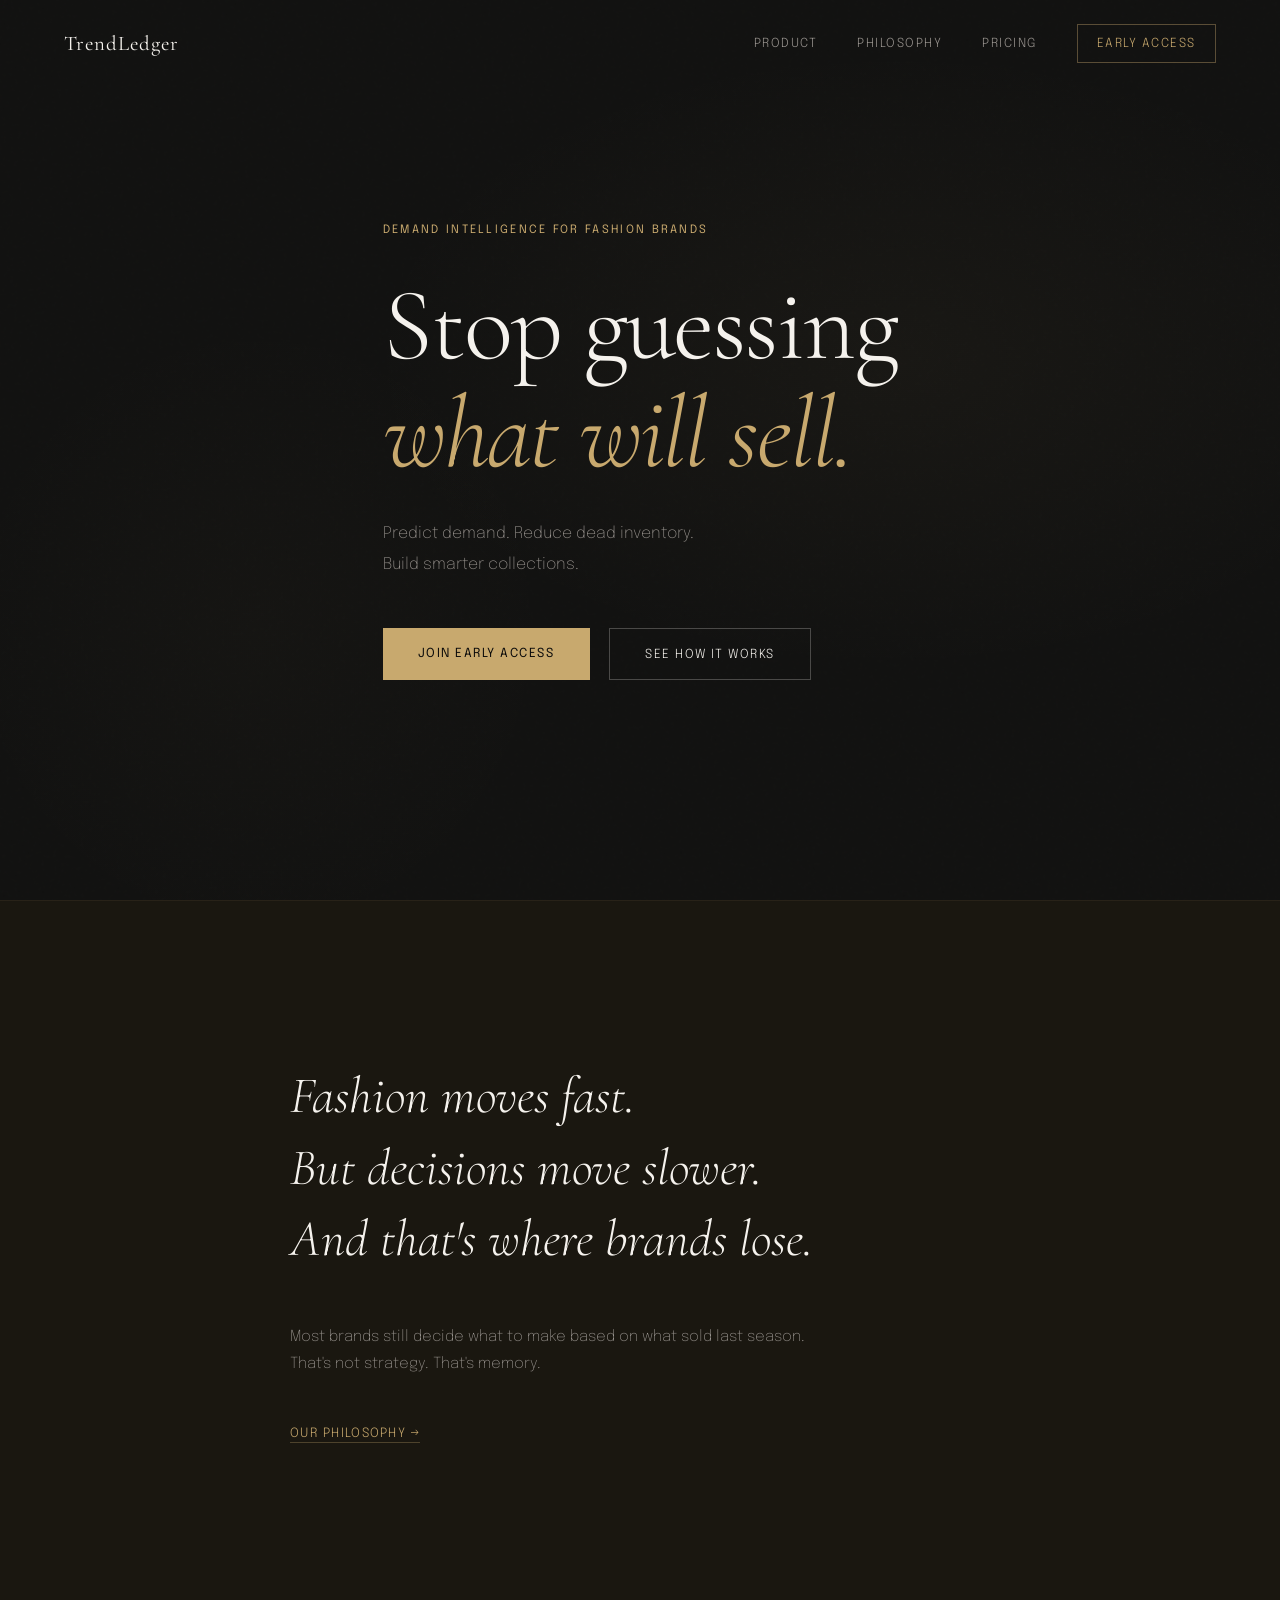
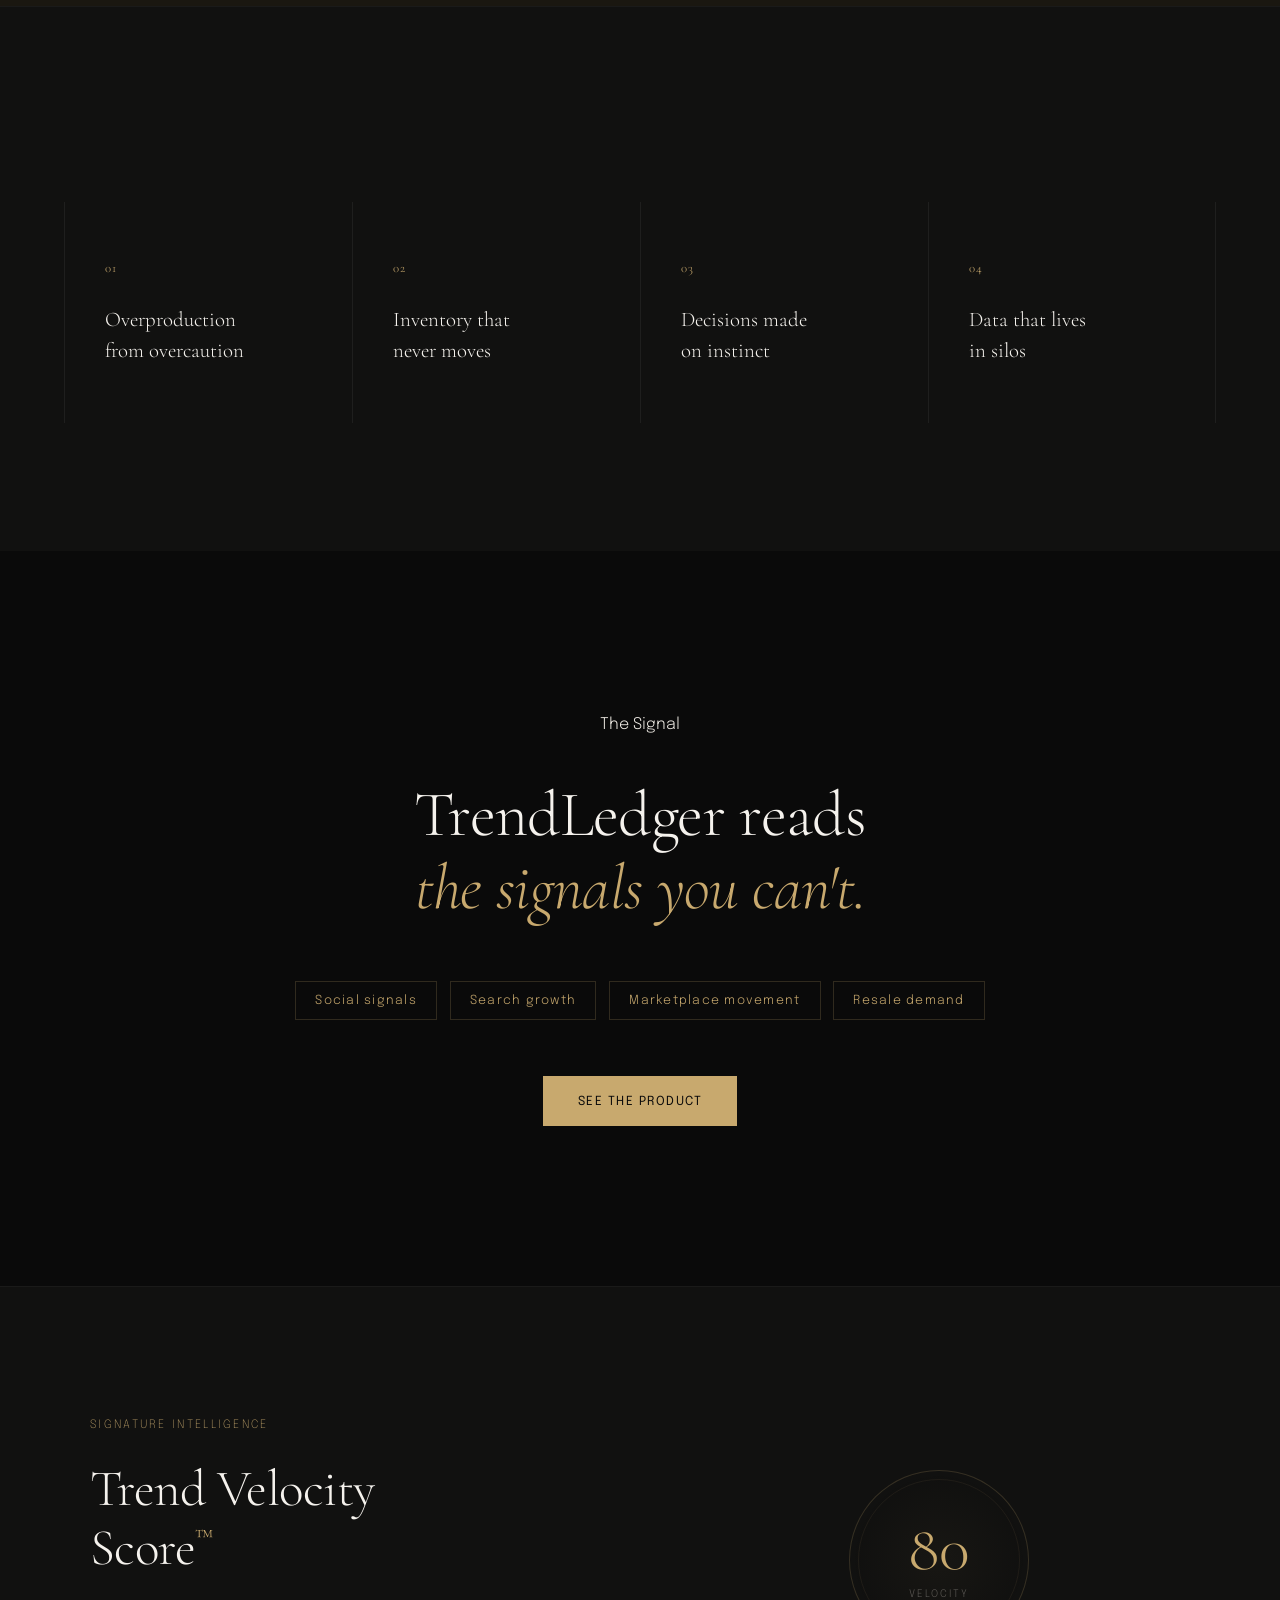
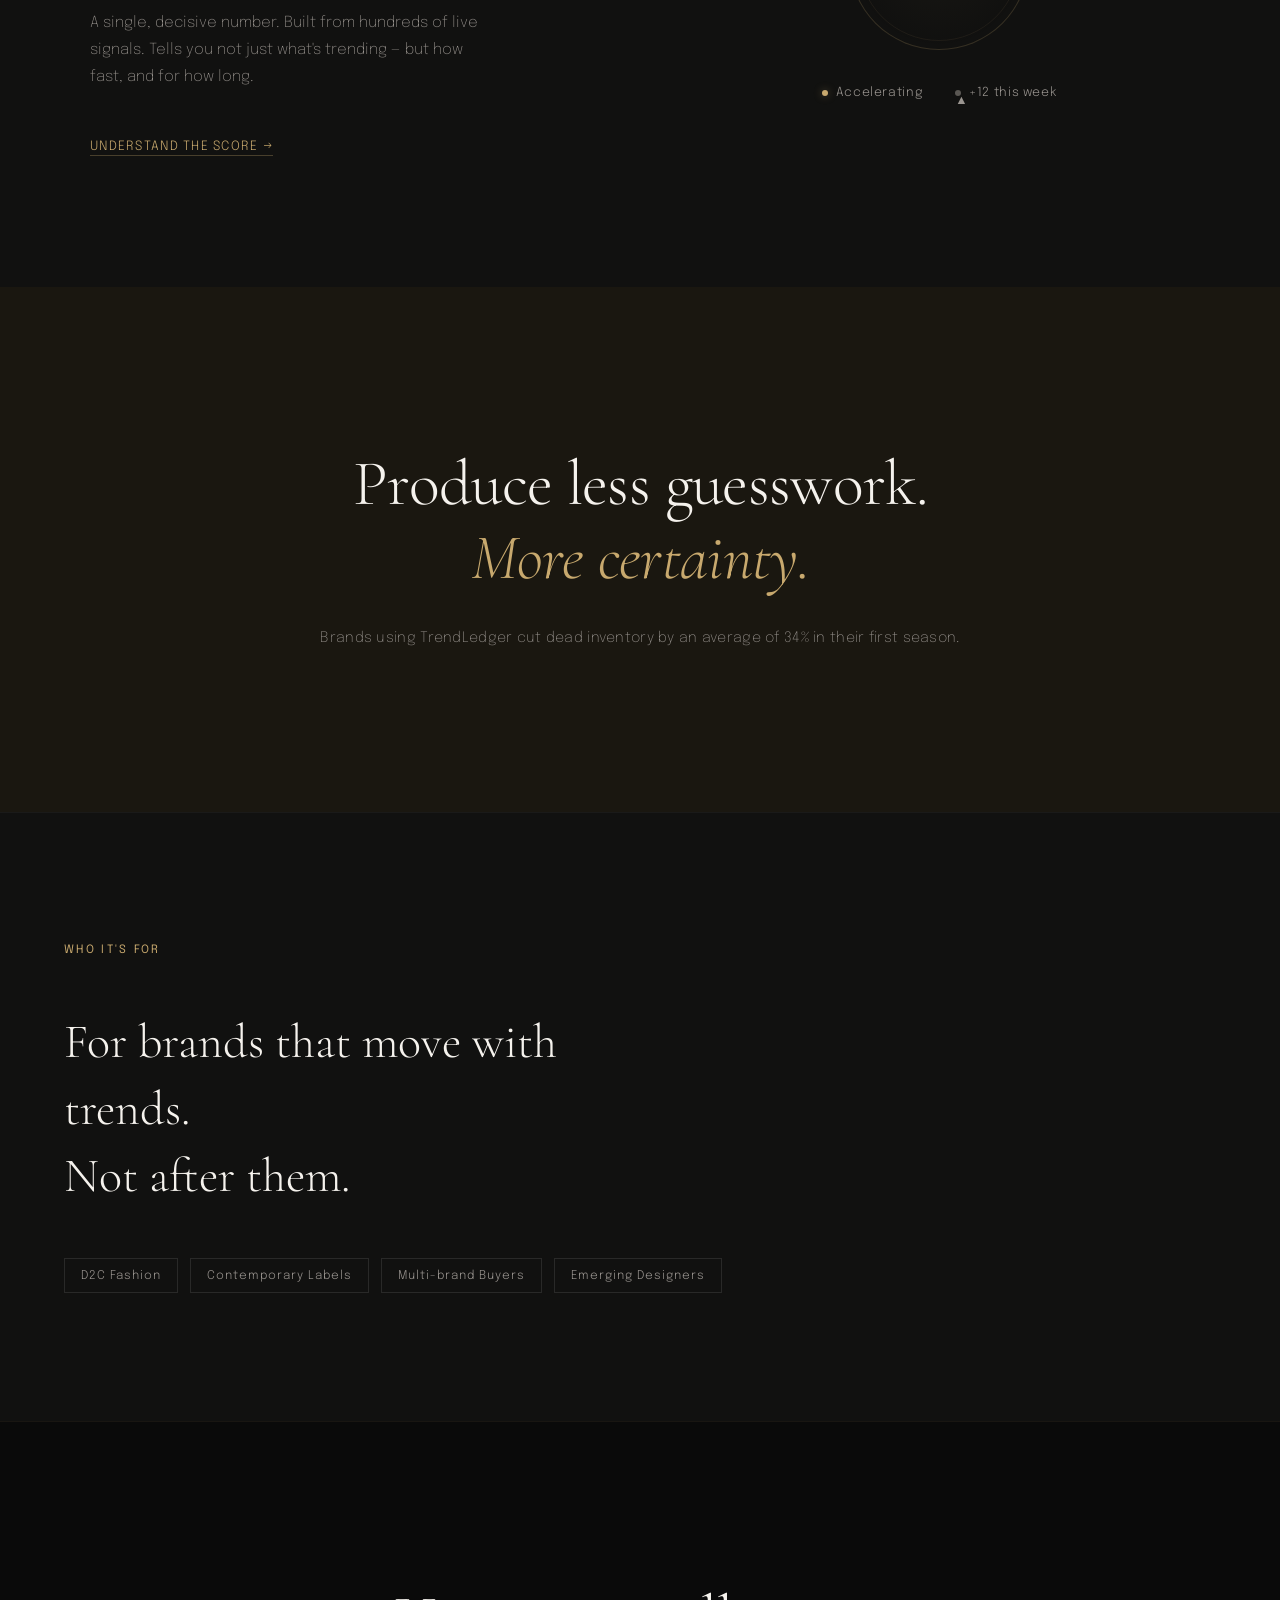
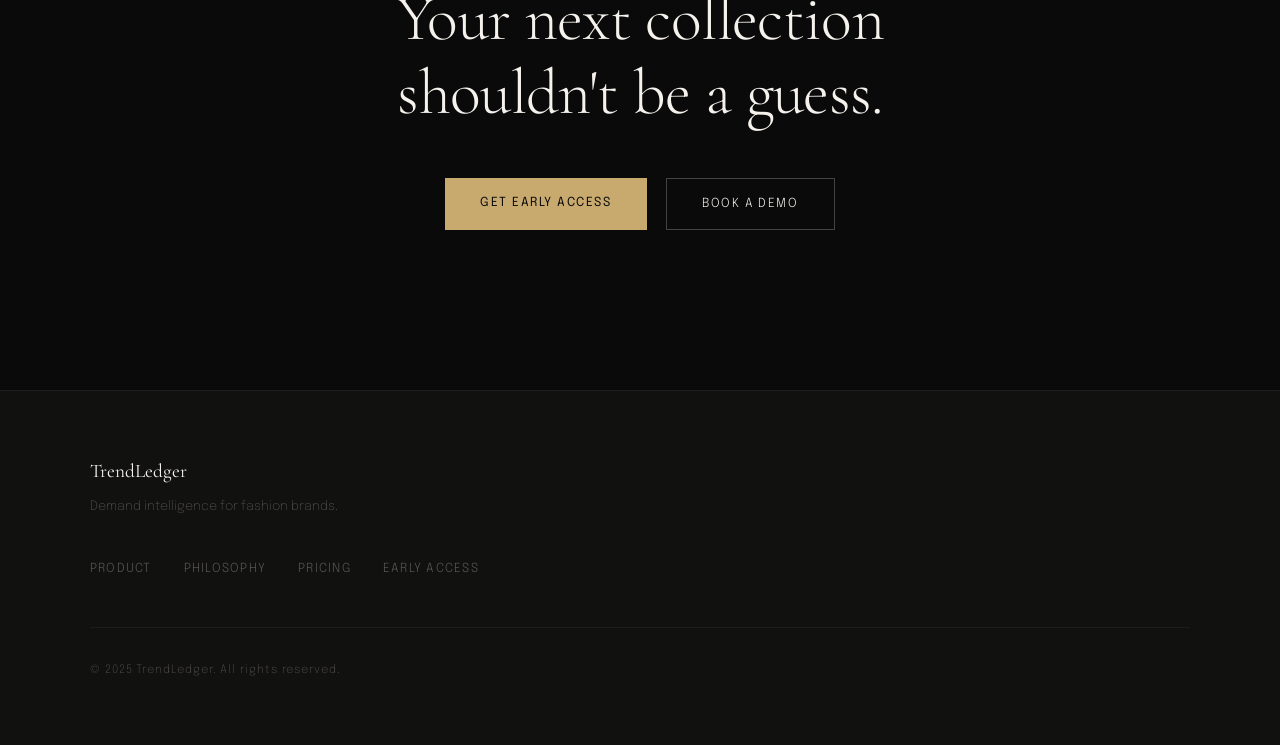
<file: index.html>
<!DOCTYPE html>
<html lang="en">
<head>
  <meta charset="UTF-8" />
  <meta name="viewport" content="width=device-width, initial-scale=1.0" />
  <title>TrendLedger — Predict What Sells</title>
  <link rel="preconnect" href="https://fonts.googleapis.com">
  <link rel="preconnect" href="https://fonts.gstatic.com" crossorigin>
  <link href="https://fonts.googleapis.com/css2?family=Cormorant+Garamond:ital,wght@0,300;0,400;0,500;1,300;1,400&family=Aktiv+Grotesk:wght@300;400&family=Epilogue:wght@200;300;400&display=swap" rel="stylesheet">
  <link rel="stylesheet" href="styles.css" />
</head>
<body>

  <!-- NAV -->
  <nav class="nav" id="nav">
    <a href="index.html" class="nav-logo">TrendLedger</a>
    <div class="nav-links">
      <a href="product.html">Product</a>
      <a href="philosophy.html">Philosophy</a>
      <a href="pricing.html">Pricing</a>
      <a href="early-access.html" class="nav-cta">Early Access</a>
    </div>
    <button class="nav-toggle" onclick="toggleMenu()">&#9776;</button>
  </nav>

  <!-- HERO -->
  <section class="hero" id="hero">
    <div class="hero-inner">
      <p class="hero-eyebrow fade-up">Demand Intelligence for Fashion Brands</p>
      <h1 class="hero-headline fade-up delay-1">Stop guessing<br><em>what will sell.</em></h1>
      <p class="hero-sub fade-up delay-2">Predict demand. Reduce dead inventory.<br>Build smarter collections.</p>
      <div class="hero-actions fade-up delay-3">
        <a href="early-access.html" class="btn-primary">Join Early Access</a>
        <a href="product.html" class="btn-ghost">See How It Works</a>
      </div>
    </div>
    <div class="hero-scroll-hint fade-up delay-4">
      <span>Scroll</span>
      <div class="scroll-line"></div>
    </div>
  </section>

  <!-- MANIFESTO -->
  <section class="manifesto">
    <div class="manifesto-inner">
      <blockquote class="manifesto-text fade-up">
        Fashion moves fast.<br>
        But decisions move slower.<br>
        And that's where brands lose.
      </blockquote>
      <p class="manifesto-follow fade-up delay-1">Most brands still decide what to make based on what sold last season. That's not strategy. That's memory.</p>
      <a href="philosophy.html" class="text-link fade-up delay-2">Our Philosophy →</a>
    </div>
  </section>

  <!-- PROBLEM -->
  <section class="problem">
    <div class="section-label fade-up">The Problem</div>
    <div class="problem-grid">
      <div class="problem-item fade-up">
        <span class="problem-number">01</span>
        <p>Overproduction<br>from overcaution</p>
      </div>
      <div class="problem-item fade-up delay-1">
        <span class="problem-number">02</span>
        <p>Inventory that<br>never moves</p>
      </div>
      <div class="problem-item fade-up delay-2">
        <span class="problem-number">03</span>
        <p>Decisions made<br>on instinct</p>
      </div>
      <div class="problem-item fade-up delay-3">
        <span class="problem-number">04</span>
        <p>Data that lives<br>in silos</p>
      </div>
    </div>
  </section>

  <!-- SOLUTION INTRO -->
  <section class="solution">
    <div class="solution-inner">
      <div class="solution-label fade-up">The Signal</div>
      <h2 class="solution-headline fade-up delay-1">TrendLedger reads<br><em>the signals you can't.</em></h2>
      <div class="solution-pillars fade-up delay-2">
        <div class="pillar">Social signals</div>
        <div class="pillar">Search growth</div>
        <div class="pillar">Marketplace movement</div>
        <div class="pillar">Resale demand</div>
      </div>
      <a href="product.html" class="btn-primary fade-up delay-3">See the Product</a>
    </div>
  </section>

  <!-- TREND VELOCITY SCORE -->
  <section class="tvs">
    <div class="tvs-inner">
      <div class="tvs-left fade-up">
        <p class="tvs-label">Signature Intelligence</p>
        <h2 class="tvs-title">Trend Velocity<br>Score<span class="trademark">™</span></h2>
        <p class="tvs-desc">A single, decisive number. Built from hundreds of live signals. Tells you not just what's trending — but how fast, and for how long.</p>
        <a href="product.html#tvs" class="text-link">Understand the Score →</a>
      </div>
      <div class="tvs-right fade-up delay-2">
        <div class="tvs-score-demo">
          <div class="score-ring">
            <span class="score-number">84</span>
            <span class="score-label">Velocity</span>
          </div>
          <div class="score-meta">
            <div class="score-meta-item">
              <span class="dot high"></span>
              <span>Accelerating</span>
            </div>
            <div class="score-meta-item">
              <span class="dot">&#x25B2;</span>
              <span>+12 this week</span>
            </div>
          </div>
        </div>
      </div>
    </div>
  </section>

  <!-- OUTCOME -->
  <section class="outcome">
    <div class="outcome-inner fade-up">
      <h2 class="outcome-headline">Produce less guesswork.<br><em>More certainty.</em></h2>
      <p class="outcome-sub">Brands using TrendLedger cut dead inventory by an average of 34% in their first season.</p>
    </div>
  </section>

  <!-- WHO ITS FOR -->
  <section class="for-whom">
    <div class="section-label fade-up">Who It's For</div>
    <p class="for-whom-line fade-up delay-1">For brands that move with trends.<br>Not after them.</p>
    <div class="audience-tags fade-up delay-2">
      <span class="tag">D2C Fashion</span>
      <span class="tag">Contemporary Labels</span>
      <span class="tag">Multi-brand Buyers</span>
      <span class="tag">Emerging Designers</span>
    </div>
  </section>

  <!-- FINAL CTA -->
  <section class="final-cta">
    <div class="final-cta-inner fade-up">
      <h2 class="final-headline">Your next collection<br>shouldn't be a guess.</h2>
      <div class="cta-actions">
        <a href="early-access.html" class="btn-primary">Get Early Access</a>
        <a href="early-access.html#demo" class="btn-ghost">Book a Demo</a>
      </div>
    </div>
  </section>

  <!-- FOOTER -->
  <footer class="footer">
    <div class="footer-inner">
      <div class="footer-brand">
        <span class="footer-logo">TrendLedger</span>
        <p>Demand intelligence for fashion brands.</p>
      </div>
      <div class="footer-links">
        <a href="product.html">Product</a>
        <a href="philosophy.html">Philosophy</a>
        <a href="pricing.html">Pricing</a>
        <a href="early-access.html">Early Access</a>
      </div>
      <div class="footer-bottom">
        <p>© 2025 TrendLedger. All rights reserved.</p>
      </div>
    </div>
  </footer>

  <script src="main.js"></script>
</body>
</html>
</file>
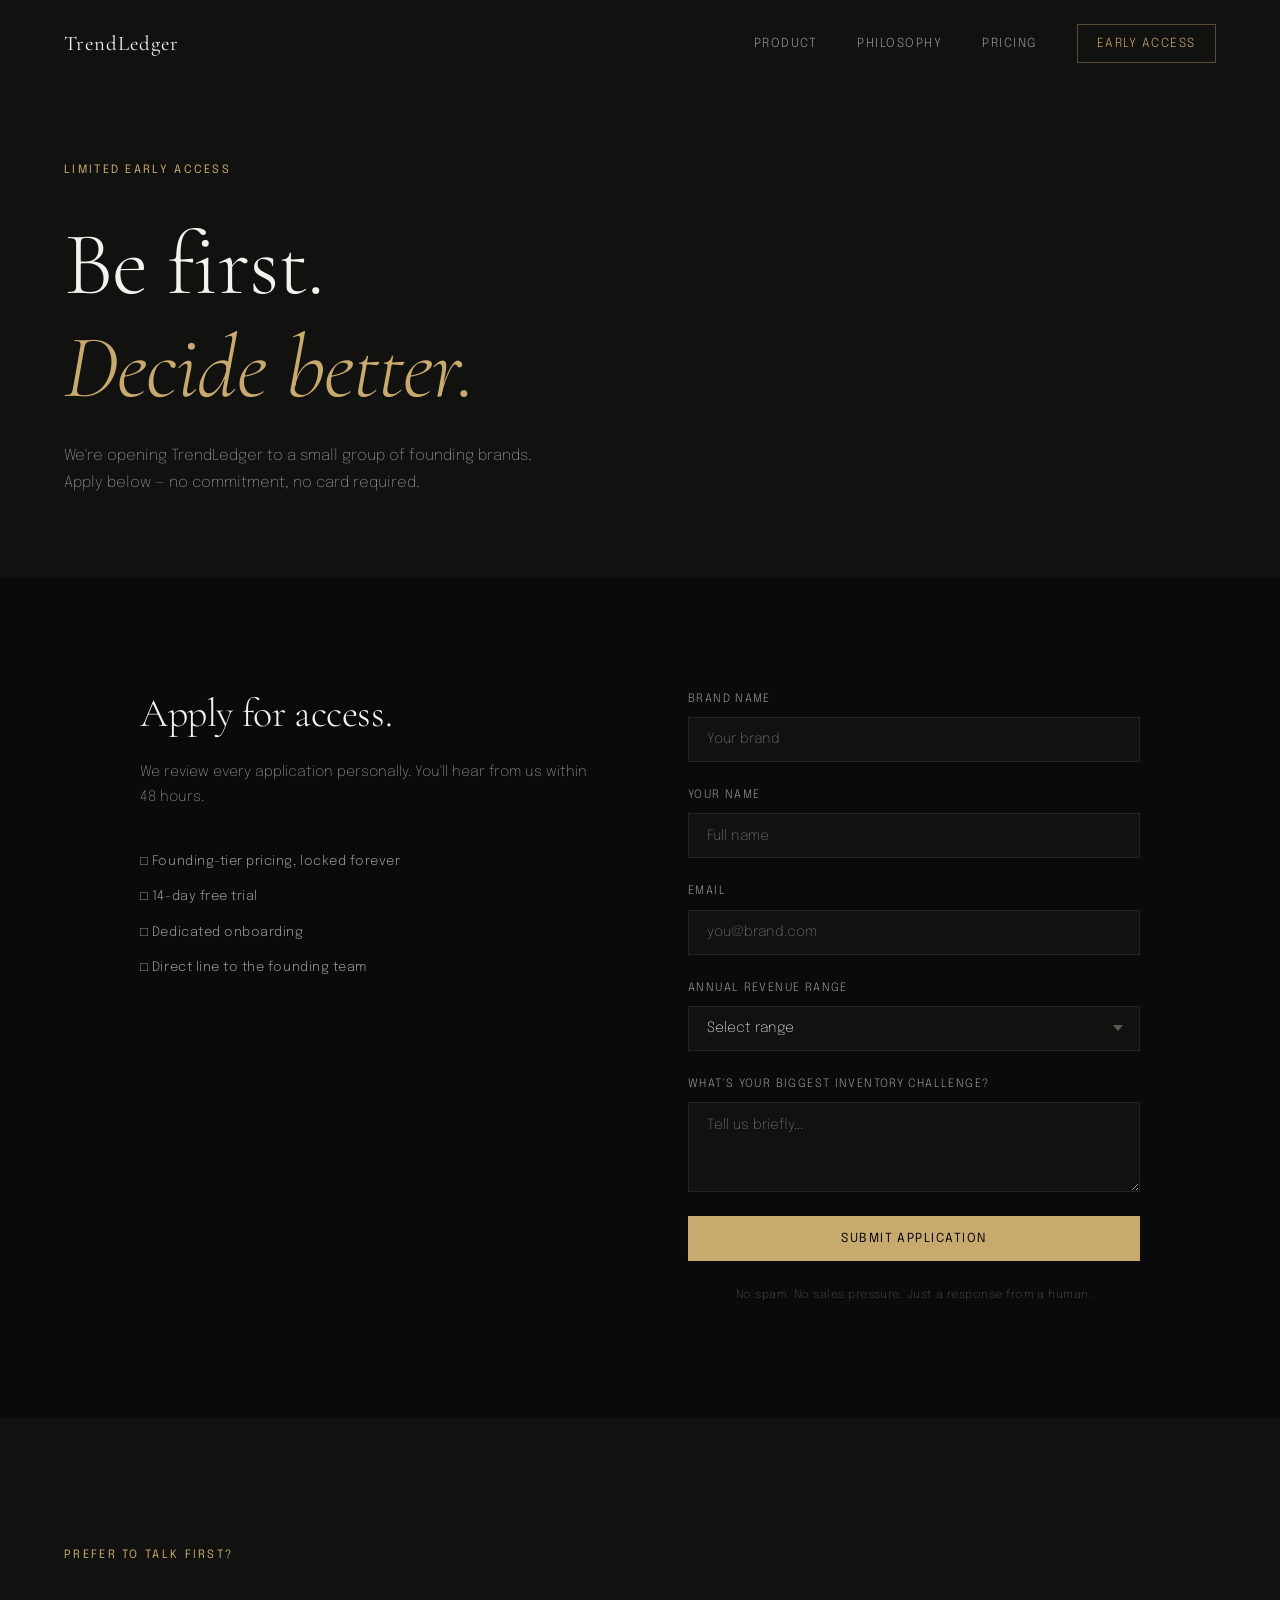
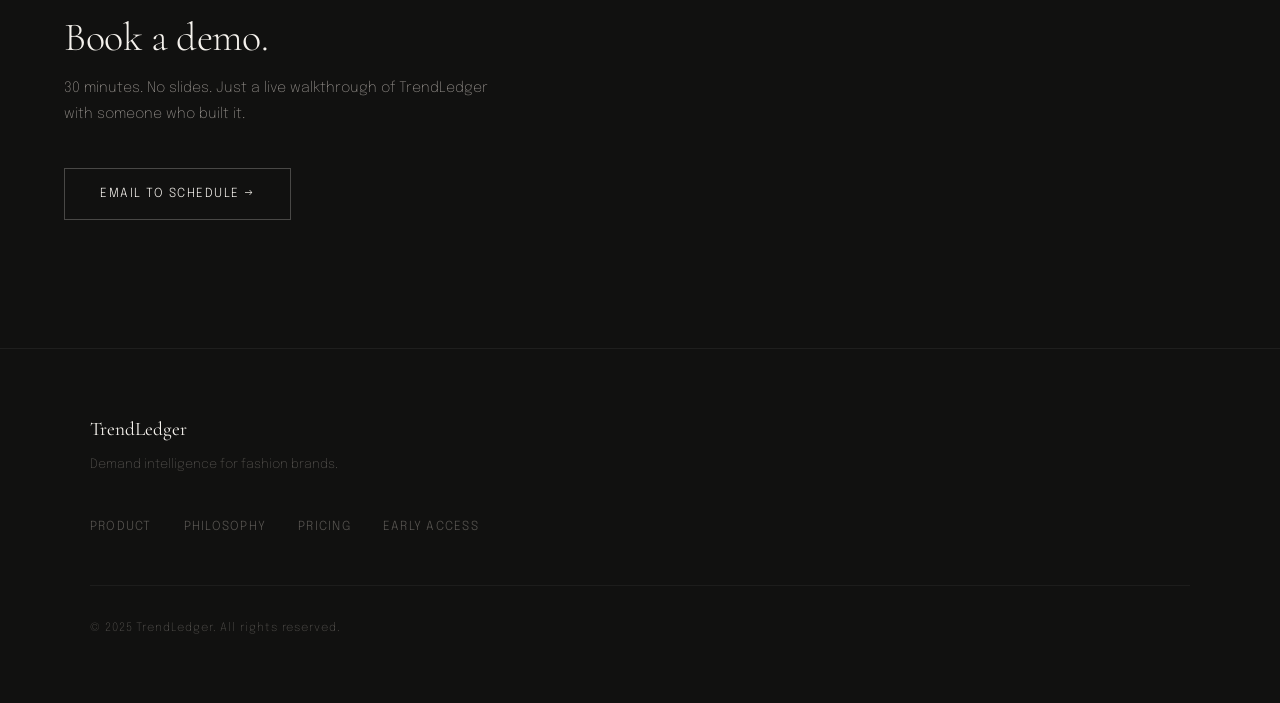
<file: early-access.html>
<!DOCTYPE html>
<html lang="en">
<head>
  <meta charset="UTF-8" />
  <meta name="viewport" content="width=device-width, initial-scale=1.0" />
  <title>Early Access — TrendLedger</title>
  <link rel="preconnect" href="https://fonts.googleapis.com">
  <link rel="preconnect" href="https://fonts.gstatic.com" crossorigin>
  <link href="https://fonts.googleapis.com/css2?family=Cormorant+Garamond:ital,wght@0,300;0,400;0,500;1,300;1,400&family=Epilogue:wght@200;300;400&display=swap" rel="stylesheet">
  <link rel="stylesheet" href="styles.css" />
</head>
<body>

  <nav class="nav" id="nav">
    <a href="index.html" class="nav-logo">TrendLedger</a>
    <div class="nav-links">
      <a href="product.html">Product</a>
      <a href="philosophy.html">Philosophy</a>
      <a href="pricing.html">Pricing</a>
      <a href="early-access.html" class="nav-cta active">Early Access</a>
    </div>
    <button class="nav-toggle" onclick="toggleMenu()">&#9776;</button>
  </nav>

  <section class="access-hero">
    <div class="access-hero-inner">
      <p class="page-eyebrow fade-up">Limited Early Access</p>
      <h1 class="page-headline fade-up delay-1">Be first.<br><em>Decide better.</em></h1>
      <p class="access-sub fade-up delay-2">We're opening TrendLedger to a small group of founding brands. Apply below — no commitment, no card required.</p>
    </div>
  </section>

  <!-- FORM SECTION -->
  <section class="form-section" id="form">
    <div class="form-container fade-up">
      <div class="form-left">
        <h2>Apply for access.</h2>
        <p>We review every application personally. You'll hear from us within 48 hours.</p>
        <div class="access-perks">
          <div class="perk">&#x25A1; Founding-tier pricing, locked forever</div>
          <div class="perk">&#x25A1; 14-day free trial</div>
          <div class="perk">&#x25A1; Dedicated onboarding</div>
          <div class="perk">&#x25A1; Direct line to the founding team</div>
        </div>
      </div>
      <div class="form-right">
        <div class="form-group">
          <label>Brand Name</label>
          <input type="text" placeholder="Your brand" />
        </div>
        <div class="form-group">
          <label>Your Name</label>
          <input type="text" placeholder="Full name" />
        </div>
        <div class="form-group">
          <label>Email</label>
          <input type="email" placeholder="you@brand.com" />
        </div>
        <div class="form-group">
          <label>Annual Revenue Range</label>
          <select>
            <option value="">Select range</option>
            <option>Under $500k</option>
            <option>$500k – $2M</option>
            <option>$2M – $10M</option>
            <option>$10M+</option>
          </select>
        </div>
        <div class="form-group">
          <label>What's your biggest inventory challenge?</label>
          <textarea placeholder="Tell us briefly..."></textarea>
        </div>
        <button class="btn-primary full-width" onclick="handleSubmit()">Submit Application</button>
        <p class="form-note">No spam. No sales pressure. Just a response from a human.</p>
      </div>
    </div>
  </section>

  <!-- DEMO SECTION -->
  <section class="demo-section" id="demo">
    <div class="demo-inner fade-up">
      <div class="section-label">Prefer to talk first?</div>
      <h2>Book a demo.</h2>
      <p>30 minutes. No slides. Just a live walkthrough of TrendLedger with someone who built it.</p>
      <a href="mailto:demo@trendledger.com" class="btn-ghost">Email to Schedule →</a>
    </div>
  </section>

  <footer class="footer">
    <div class="footer-inner">
      <div class="footer-brand">
        <span class="footer-logo">TrendLedger</span>
        <p>Demand intelligence for fashion brands.</p>
      </div>
      <div class="footer-links">
        <a href="product.html">Product</a>
        <a href="philosophy.html">Philosophy</a>
        <a href="pricing.html">Pricing</a>
        <a href="early-access.html">Early Access</a>
      </div>
      <div class="footer-bottom">
        <p>© 2025 TrendLedger. All rights reserved.</p>
      </div>
    </div>
  </footer>

  <script src="main.js"></script>
  <script>
    function handleSubmit() {
      const btn = document.querySelector('.btn-primary.full-width');
      btn.textContent = 'Application Received ✓';
      btn.style.opacity = '0.7';
      btn.disabled = true;
    }
  </script>
</body>
</html>
</file>
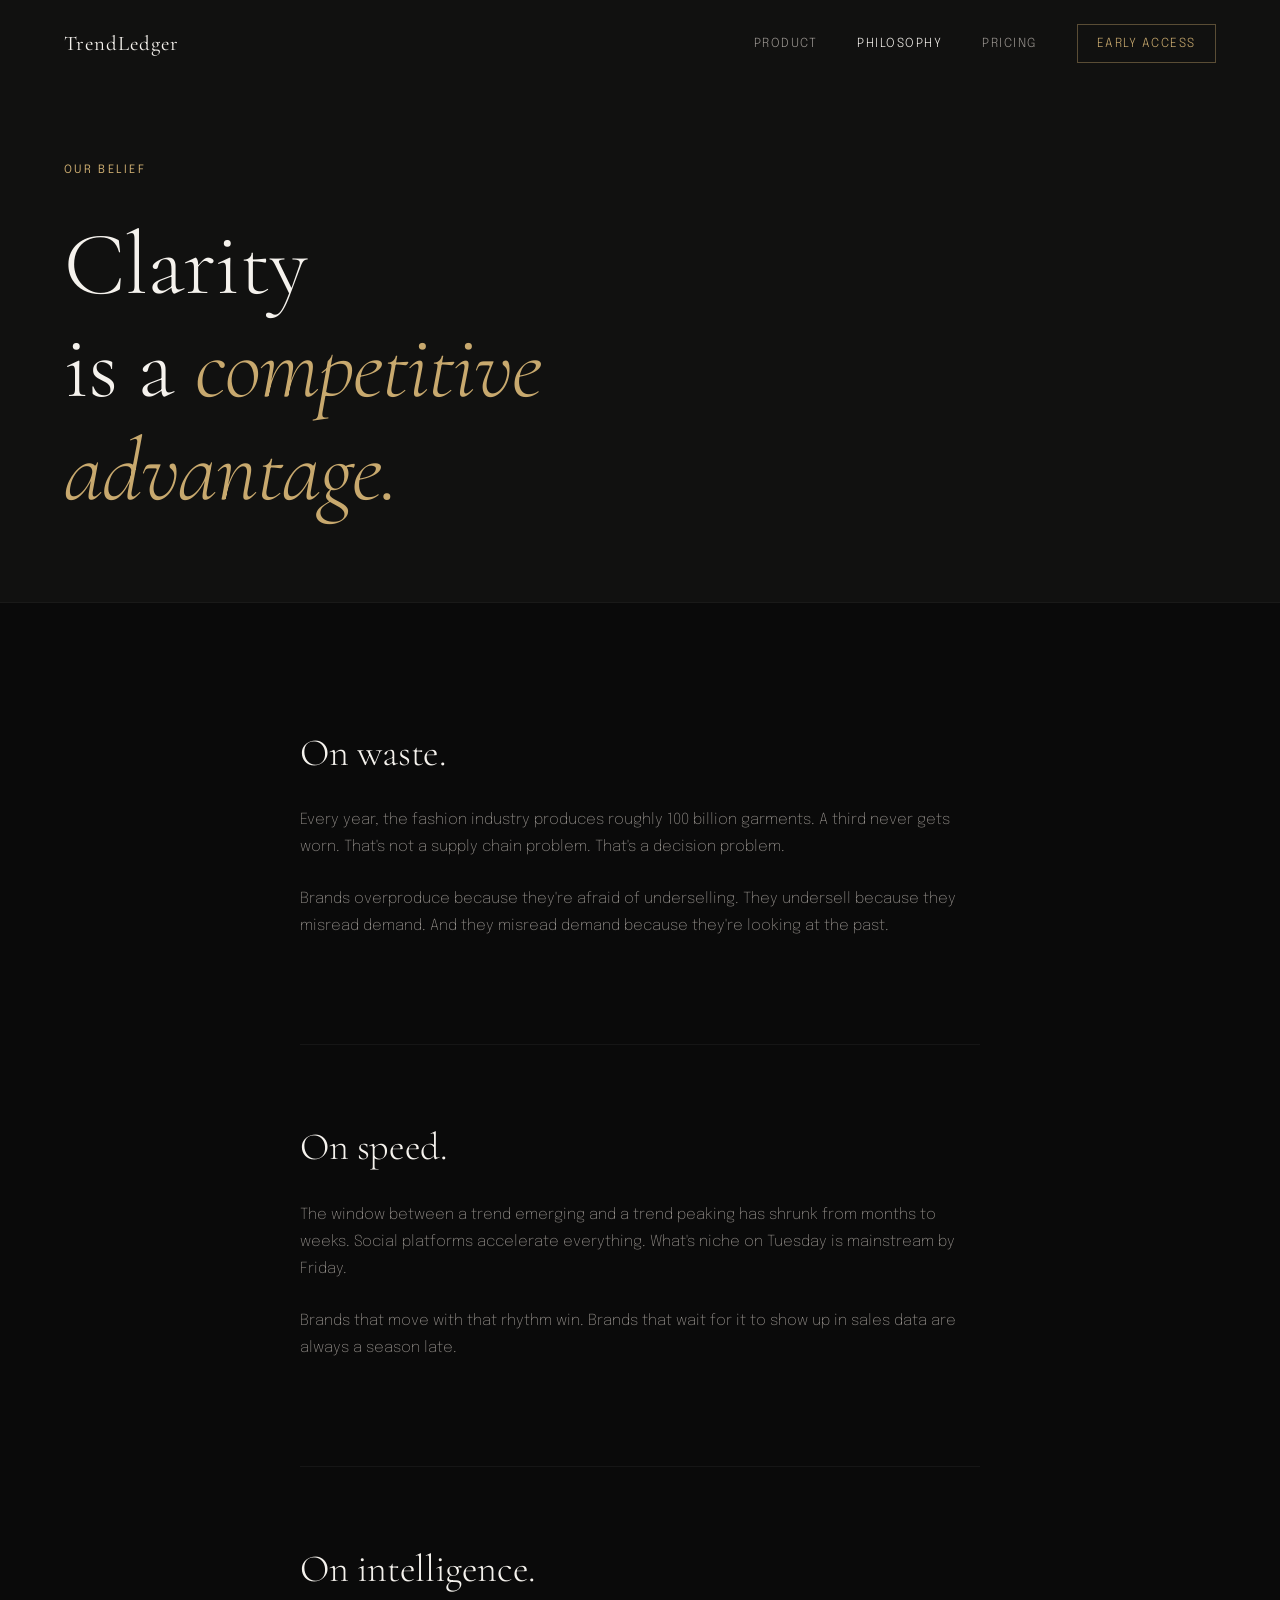
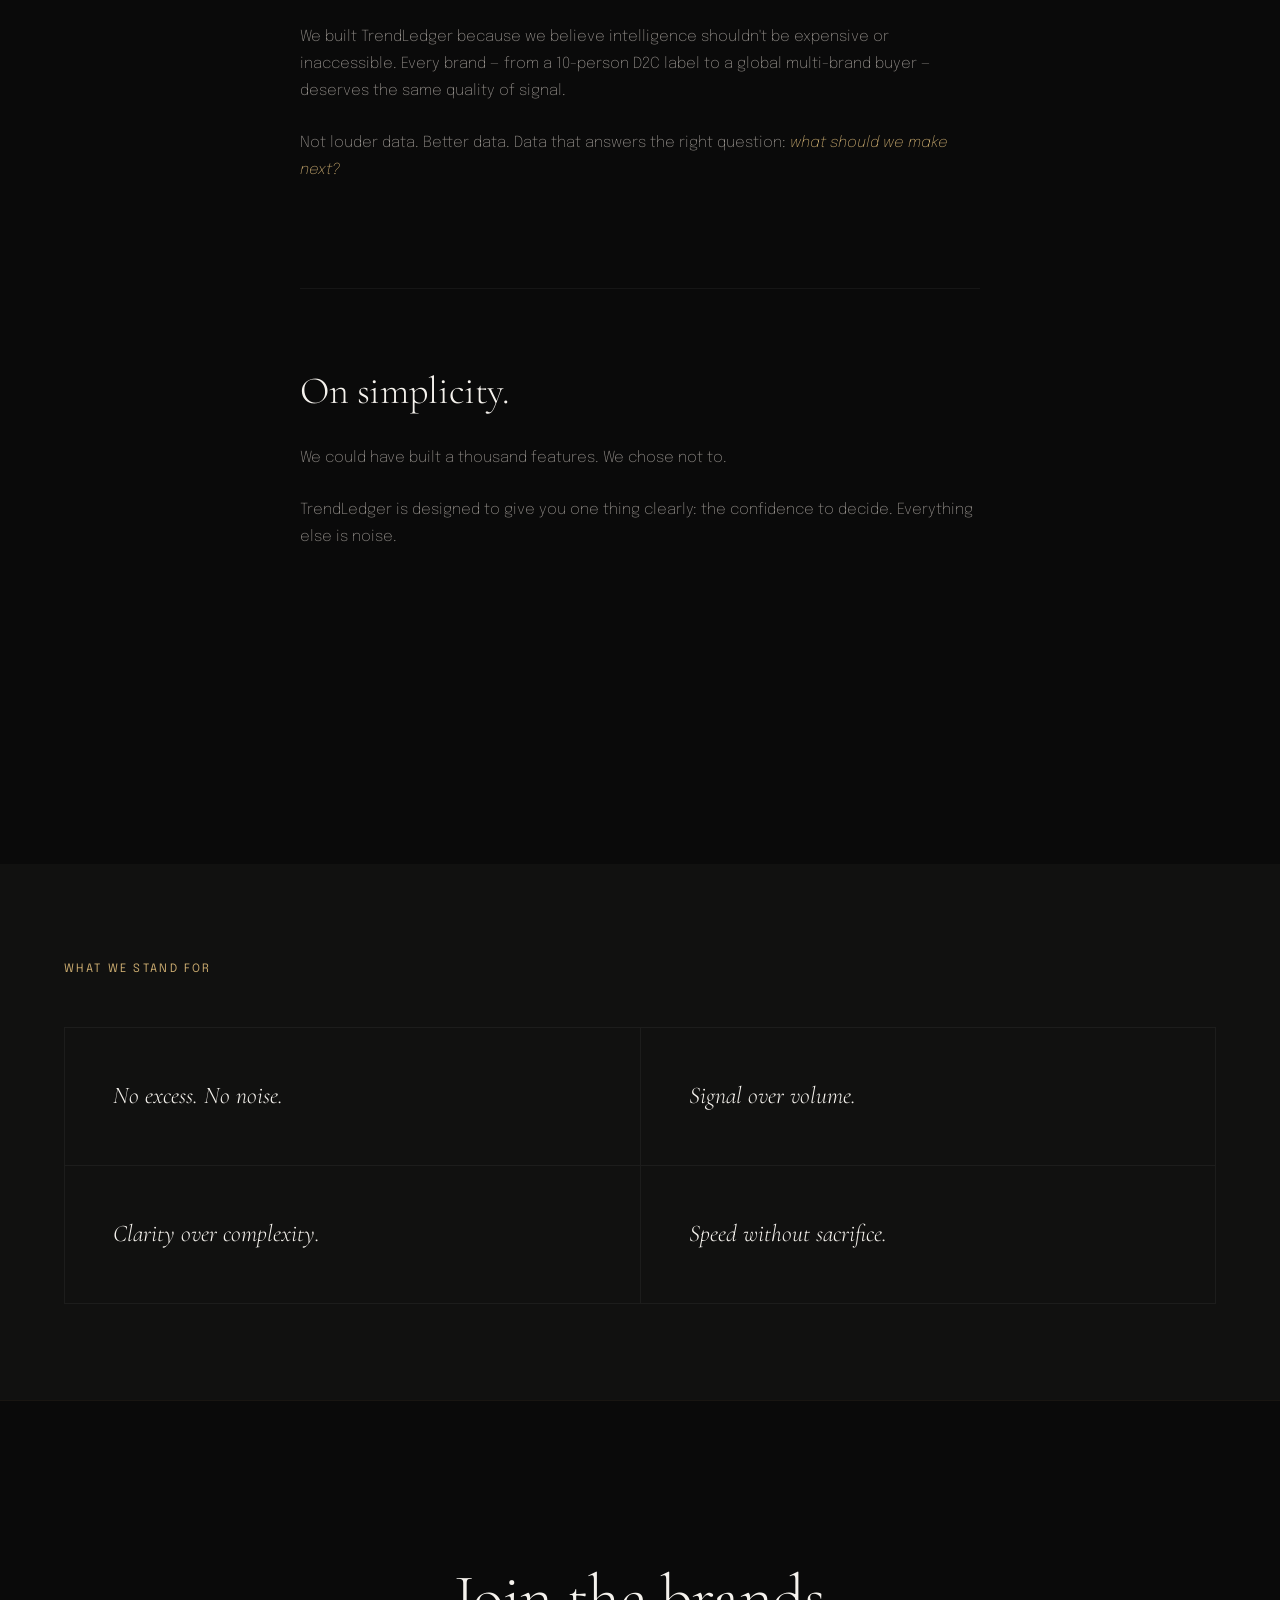
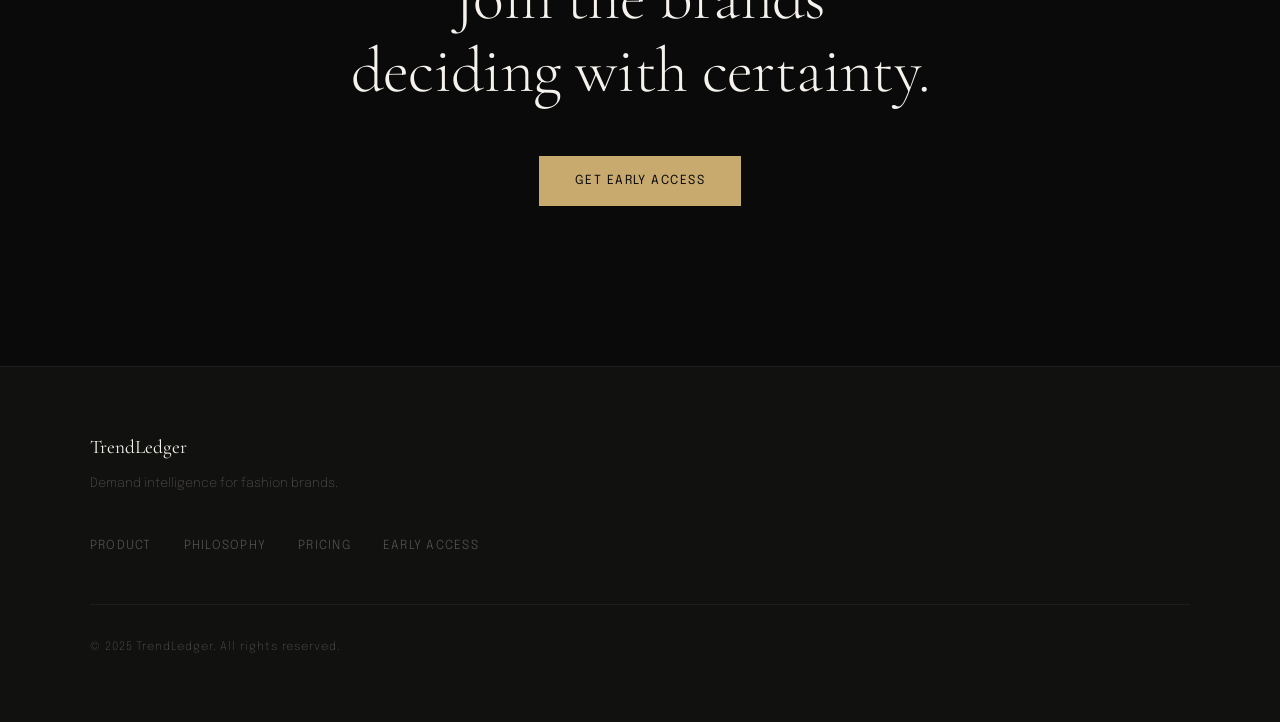
<file: philosophy.html>
<!DOCTYPE html>
<html lang="en">
<head>
  <meta charset="UTF-8" />
  <meta name="viewport" content="width=device-width, initial-scale=1.0" />
  <title>Philosophy — TrendLedger</title>
  <link rel="preconnect" href="https://fonts.googleapis.com">
  <link rel="preconnect" href="https://fonts.gstatic.com" crossorigin>
  <link href="https://fonts.googleapis.com/css2?family=Cormorant+Garamond:ital,wght@0,300;0,400;0,500;1,300;1,400&family=Epilogue:wght@200;300;400&display=swap" rel="stylesheet">
  <link rel="stylesheet" href="styles.css" />
</head>
<body>

  <nav class="nav" id="nav">
    <a href="index.html" class="nav-logo">TrendLedger</a>
    <div class="nav-links">
      <a href="product.html">Product</a>
      <a href="philosophy.html" class="active">Philosophy</a>
      <a href="pricing.html">Pricing</a>
      <a href="early-access.html" class="nav-cta">Early Access</a>
    </div>
    <button class="nav-toggle" onclick="toggleMenu()">&#9776;</button>
  </nav>

  <section class="page-hero">
    <div class="page-hero-inner">
      <p class="page-eyebrow fade-up">Our Belief</p>
      <h1 class="page-headline fade-up delay-1">Clarity<br>is a <em>competitive<br>advantage.</em></h1>
    </div>
  </section>

  <!-- ESSAY SECTIONS -->
  <section class="essay">
    <div class="essay-inner">

      <div class="essay-block fade-up">
        <h2 class="essay-heading">On waste.</h2>
        <p>Every year, the fashion industry produces roughly 100 billion garments. A third never gets worn. That's not a supply chain problem. That's a decision problem.</p>
        <p>Brands overproduce because they're afraid of underselling. They undersell because they misread demand. And they misread demand because they're looking at the past.</p>
      </div>

      <div class="essay-block fade-up delay-1">
        <h2 class="essay-heading">On speed.</h2>
        <p>The window between a trend emerging and a trend peaking has shrunk from months to weeks. Social platforms accelerate everything. What's niche on Tuesday is mainstream by Friday.</p>
        <p>Brands that move with that rhythm win. Brands that wait for it to show up in sales data are always a season late.</p>
      </div>

      <div class="essay-block fade-up delay-2">
        <h2 class="essay-heading">On intelligence.</h2>
        <p>We built TrendLedger because we believe intelligence shouldn't be expensive or inaccessible. Every brand — from a 10-person D2C label to a global multi-brand buyer — deserves the same quality of signal.</p>
        <p>Not louder data. Better data. Data that answers the right question: <em>what should we make next?</em></p>
      </div>

      <div class="essay-block fade-up delay-3">
        <h2 class="essay-heading">On simplicity.</h2>
        <p>We could have built a thousand features. We chose not to.</p>
        <p>TrendLedger is designed to give you one thing clearly: the confidence to decide. Everything else is noise.</p>
      </div>

    </div>
  </section>

  <!-- PRINCIPLES -->
  <section class="principles">
    <div class="section-label fade-up">What We Stand For</div>
    <div class="principles-grid">
      <div class="principle fade-up">No excess. No noise.</div>
      <div class="principle fade-up delay-1">Signal over volume.</div>
      <div class="principle fade-up delay-2">Clarity over complexity.</div>
      <div class="principle fade-up delay-3">Speed without sacrifice.</div>
    </div>
  </section>

  <section class="final-cta">
    <div class="final-cta-inner fade-up">
      <h2 class="final-headline">Join the brands<br>deciding with certainty.</h2>
      <div class="cta-actions">
        <a href="early-access.html" class="btn-primary">Get Early Access</a>
      </div>
    </div>
  </section>

  <footer class="footer">
    <div class="footer-inner">
      <div class="footer-brand">
        <span class="footer-logo">TrendLedger</span>
        <p>Demand intelligence for fashion brands.</p>
      </div>
      <div class="footer-links">
        <a href="product.html">Product</a>
        <a href="philosophy.html">Philosophy</a>
        <a href="pricing.html">Pricing</a>
        <a href="early-access.html">Early Access</a>
      </div>
      <div class="footer-bottom">
        <p>© 2025 TrendLedger. All rights reserved.</p>
      </div>
    </div>
  </footer>

  <script src="main.js"></script>
</body>
</html>
</file>
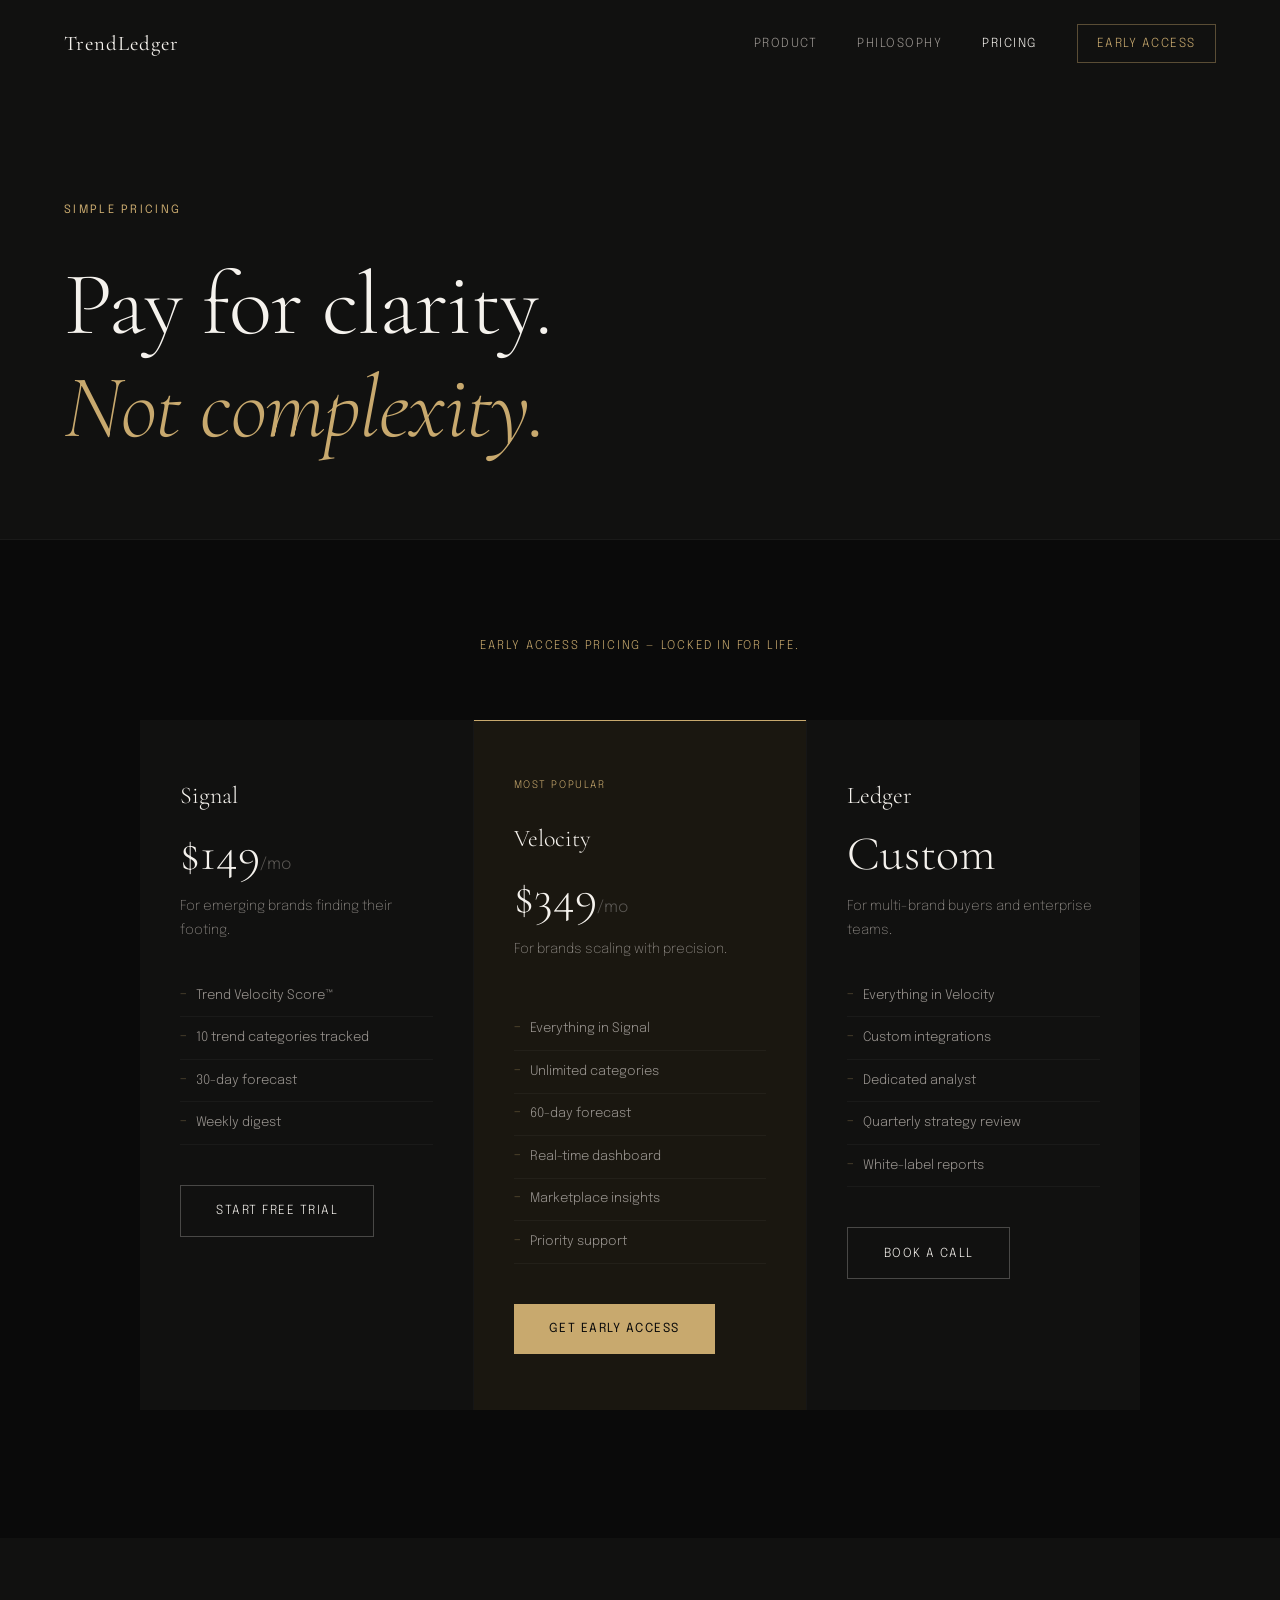
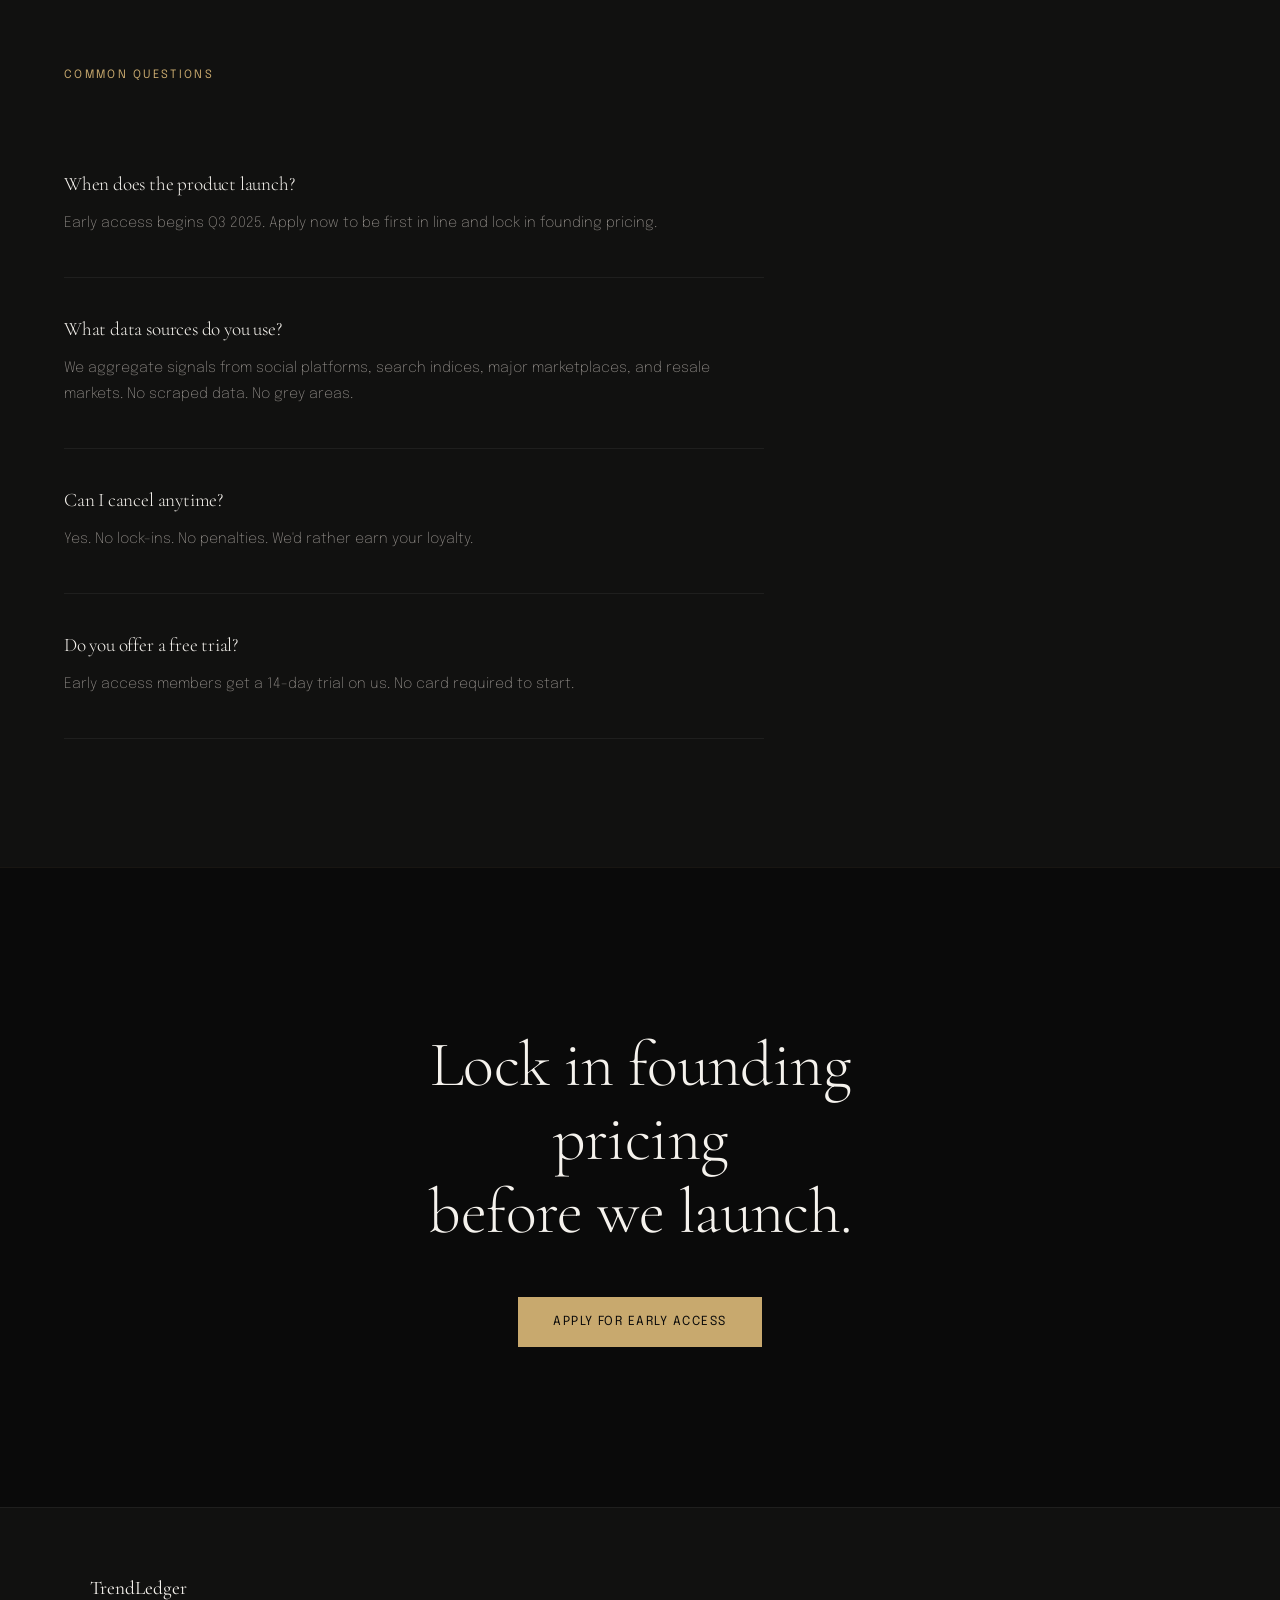
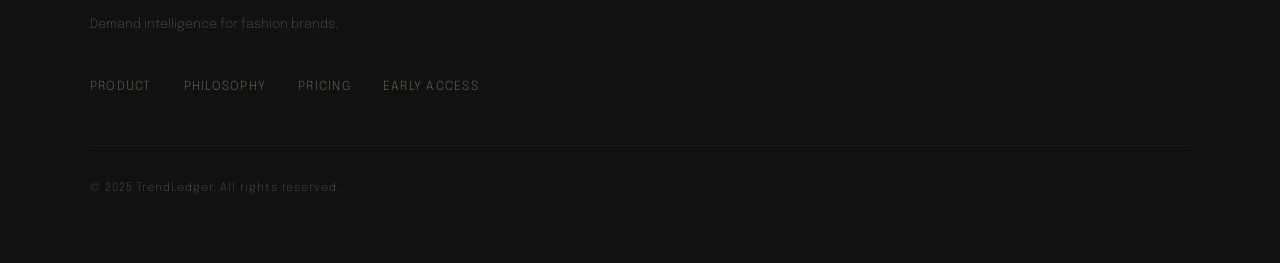
<file: pricing.html>
<!DOCTYPE html>
<html lang="en">
<head>
  <meta charset="UTF-8" />
  <meta name="viewport" content="width=device-width, initial-scale=1.0" />
  <title>Pricing — TrendLedger</title>
  <link rel="preconnect" href="https://fonts.googleapis.com">
  <link rel="preconnect" href="https://fonts.gstatic.com" crossorigin>
  <link href="https://fonts.googleapis.com/css2?family=Cormorant+Garamond:ital,wght@0,300;0,400;0,500;1,300;1,400&family=Epilogue:wght@200;300;400&display=swap" rel="stylesheet">
  <link rel="stylesheet" href="styles.css" />
</head>
<body>

  <nav class="nav" id="nav">
    <a href="index.html" class="nav-logo">TrendLedger</a>
    <div class="nav-links">
      <a href="product.html">Product</a>
      <a href="philosophy.html">Philosophy</a>
      <a href="pricing.html" class="active">Pricing</a>
      <a href="early-access.html" class="nav-cta">Early Access</a>
    </div>
    <button class="nav-toggle" onclick="toggleMenu()">&#9776;</button>
  </nav>

  <section class="page-hero">
    <div class="page-hero-inner">
      <p class="page-eyebrow fade-up">Simple Pricing</p>
      <h1 class="page-headline fade-up delay-1">Pay for clarity.<br><em>Not complexity.</em></h1>
    </div>
  </section>

  <!-- PRICING CARDS -->
  <section class="pricing">
    <div class="pricing-note fade-up">Early access pricing — locked in for life.</div>
    <div class="pricing-grid">

      <div class="pricing-card fade-up">
        <div class="plan-name">Signal</div>
        <div class="plan-price">$149<span>/mo</span></div>
        <p class="plan-desc">For emerging brands finding their footing.</p>
        <ul class="plan-features">
          <li>Trend Velocity Score™</li>
          <li>10 trend categories tracked</li>
          <li>30-day forecast</li>
          <li>Weekly digest</li>
        </ul>
        <a href="early-access.html" class="btn-ghost">Start Free Trial</a>
      </div>

      <div class="pricing-card featured fade-up delay-1">
        <div class="plan-badge">Most Popular</div>
        <div class="plan-name">Velocity</div>
        <div class="plan-price">$349<span>/mo</span></div>
        <p class="plan-desc">For brands scaling with precision.</p>
        <ul class="plan-features">
          <li>Everything in Signal</li>
          <li>Unlimited categories</li>
          <li>60-day forecast</li>
          <li>Real-time dashboard</li>
          <li>Marketplace insights</li>
          <li>Priority support</li>
        </ul>
        <a href="early-access.html" class="btn-primary">Get Early Access</a>
      </div>

      <div class="pricing-card fade-up delay-2">
        <div class="plan-name">Ledger</div>
        <div class="plan-price">Custom</div>
        <p class="plan-desc">For multi-brand buyers and enterprise teams.</p>
        <ul class="plan-features">
          <li>Everything in Velocity</li>
          <li>Custom integrations</li>
          <li>Dedicated analyst</li>
          <li>Quarterly strategy review</li>
          <li>White-label reports</li>
        </ul>
        <a href="early-access.html#demo" class="btn-ghost">Book a Call</a>
      </div>

    </div>
  </section>

  <!-- FAQ -->
  <section class="faq">
    <div class="section-label fade-up">Common Questions</div>
    <div class="faq-list">
      <div class="faq-item fade-up">
        <h3>When does the product launch?</h3>
        <p>Early access begins Q3 2025. Apply now to be first in line and lock in founding pricing.</p>
      </div>
      <div class="faq-item fade-up delay-1">
        <h3>What data sources do you use?</h3>
        <p>We aggregate signals from social platforms, search indices, major marketplaces, and resale markets. No scraped data. No grey areas.</p>
      </div>
      <div class="faq-item fade-up delay-2">
        <h3>Can I cancel anytime?</h3>
        <p>Yes. No lock-ins. No penalties. We'd rather earn your loyalty.</p>
      </div>
      <div class="faq-item fade-up delay-3">
        <h3>Do you offer a free trial?</h3>
        <p>Early access members get a 14-day trial on us. No card required to start.</p>
      </div>
    </div>
  </section>

  <section class="final-cta">
    <div class="final-cta-inner fade-up">
      <h2 class="final-headline">Lock in founding pricing<br>before we launch.</h2>
      <div class="cta-actions">
        <a href="early-access.html" class="btn-primary">Apply for Early Access</a>
      </div>
    </div>
  </section>

  <footer class="footer">
    <div class="footer-inner">
      <div class="footer-brand">
        <span class="footer-logo">TrendLedger</span>
        <p>Demand intelligence for fashion brands.</p>
      </div>
      <div class="footer-links">
        <a href="product.html">Product</a>
        <a href="philosophy.html">Philosophy</a>
        <a href="pricing.html">Pricing</a>
        <a href="early-access.html">Early Access</a>
      </div>
      <div class="footer-bottom">
        <p>© 2025 TrendLedger. All rights reserved.</p>
      </div>
    </div>
  </footer>

  <script src="main.js"></script>
</body>
</html>
</file>
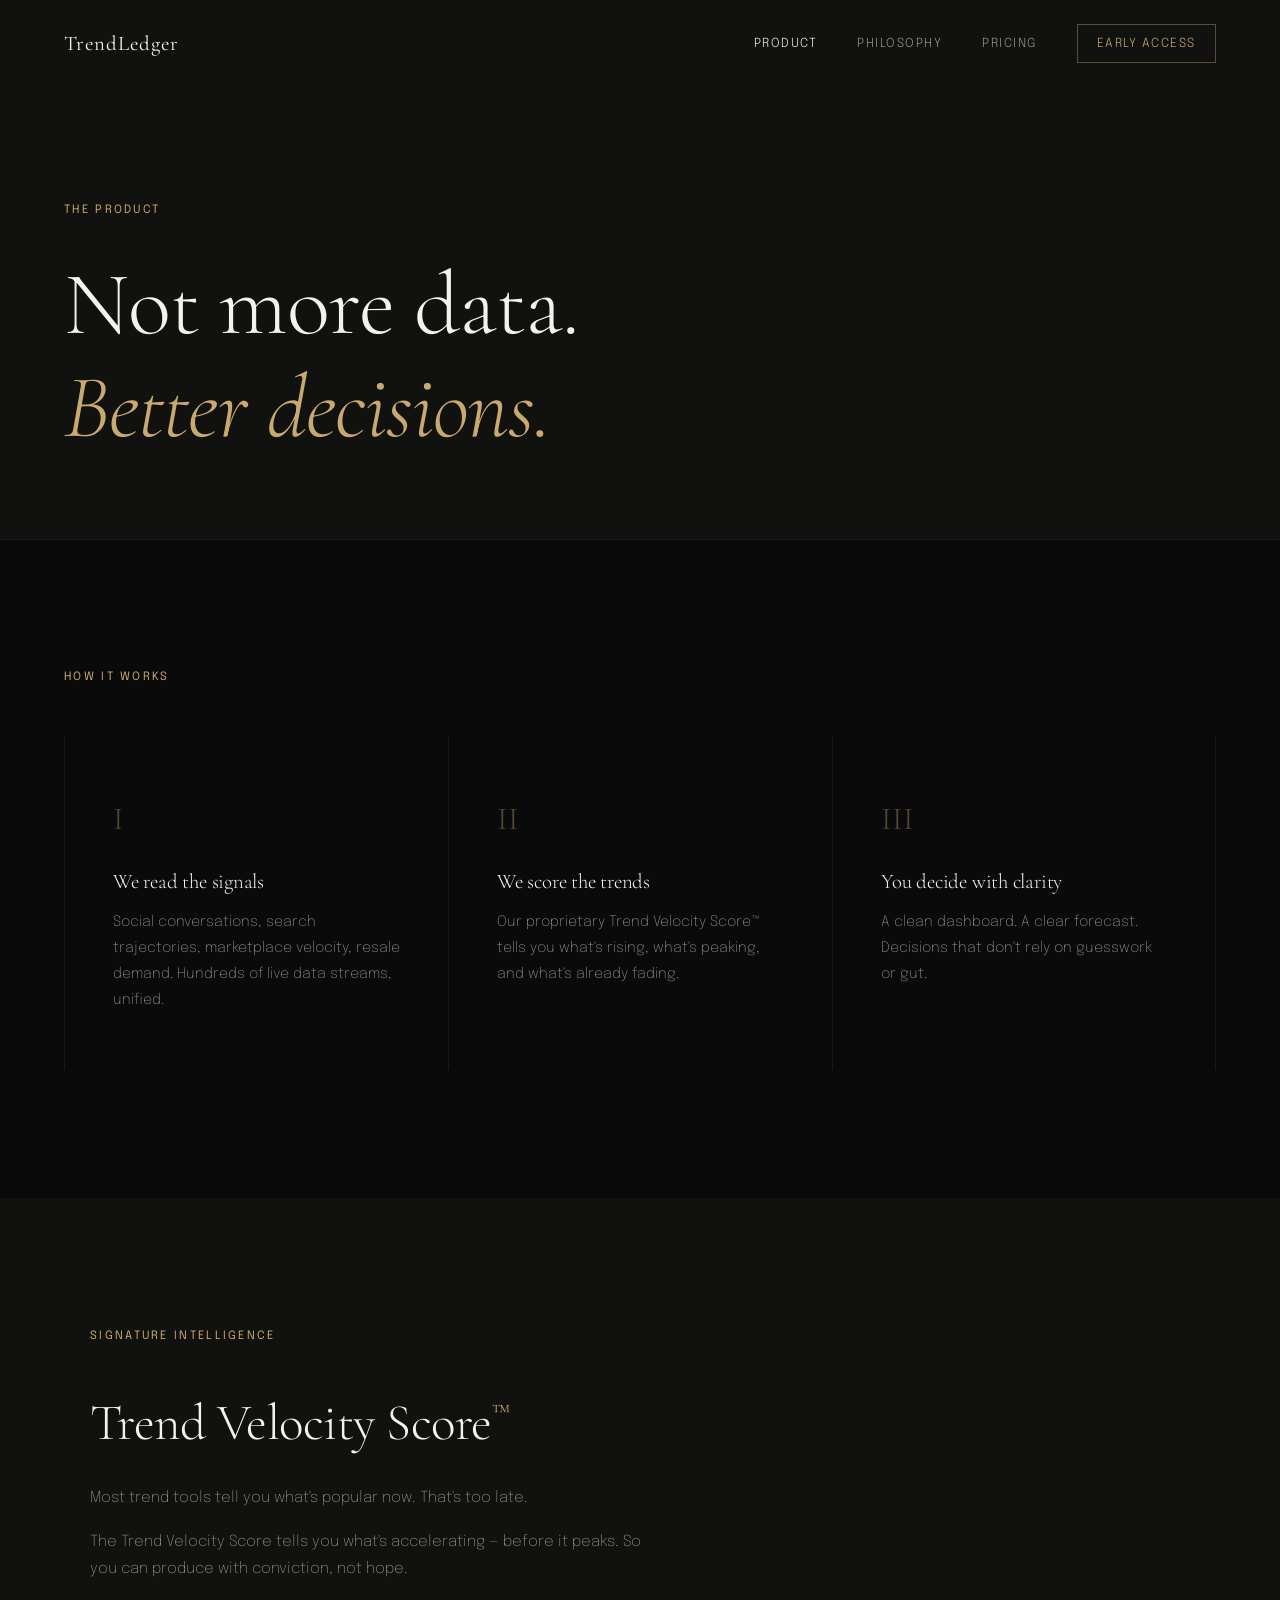
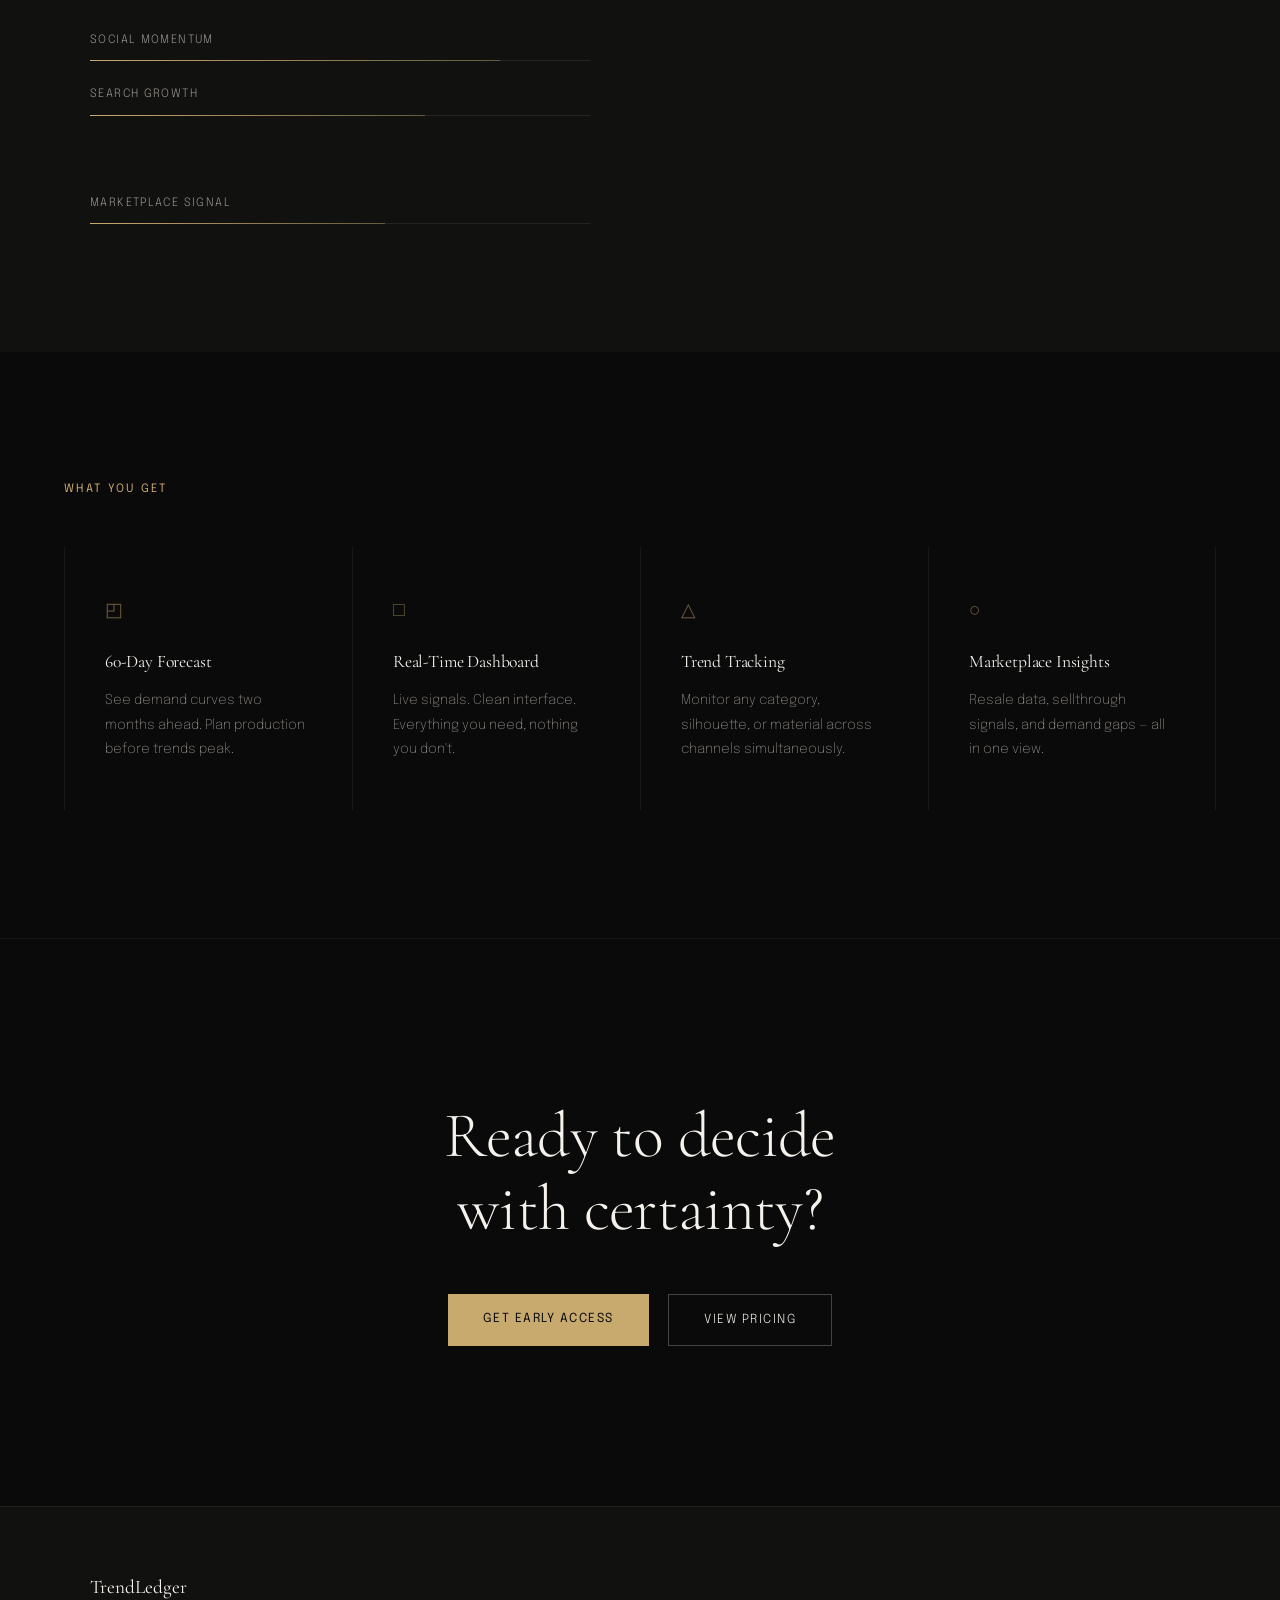
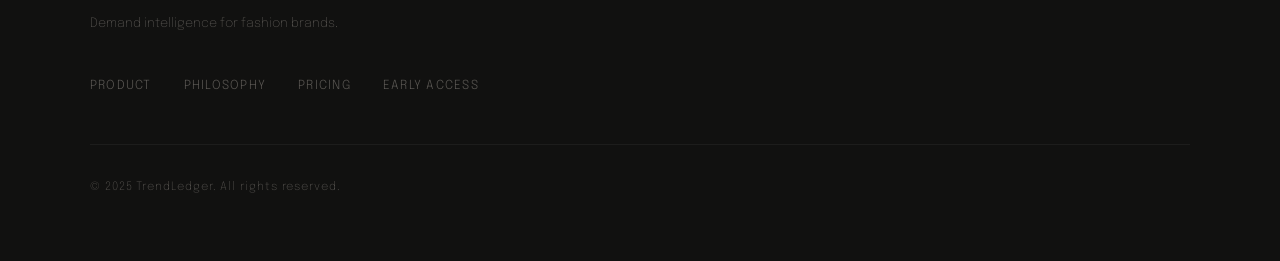
<file: product.html>
<!DOCTYPE html>
<html lang="en">
<head>
  <meta charset="UTF-8" />
  <meta name="viewport" content="width=device-width, initial-scale=1.0" />
  <title>Product — TrendLedger</title>
  <link rel="preconnect" href="https://fonts.googleapis.com">
  <link rel="preconnect" href="https://fonts.gstatic.com" crossorigin>
  <link href="https://fonts.googleapis.com/css2?family=Cormorant+Garamond:ital,wght@0,300;0,400;0,500;1,300;1,400&family=Epilogue:wght@200;300;400&display=swap" rel="stylesheet">
  <link rel="stylesheet" href="styles.css" />
</head>
<body>

  <nav class="nav" id="nav">
    <a href="index.html" class="nav-logo">TrendLedger</a>
    <div class="nav-links">
      <a href="product.html" class="active">Product</a>
      <a href="philosophy.html">Philosophy</a>
      <a href="pricing.html">Pricing</a>
      <a href="early-access.html" class="nav-cta">Early Access</a>
    </div>
    <button class="nav-toggle" onclick="toggleMenu()">&#9776;</button>
  </nav>

  <!-- PAGE HERO -->
  <section class="page-hero">
    <div class="page-hero-inner">
      <p class="page-eyebrow fade-up">The Product</p>
      <h1 class="page-headline fade-up delay-1">Not more data.<br><em>Better decisions.</em></h1>
    </div>
  </section>

  <!-- HOW IT WORKS -->
  <section class="how-it-works">
    <div class="section-label fade-up">How It Works</div>
    <div class="steps">
      <div class="step fade-up">
        <span class="step-num">I</span>
        <h3>We read the signals</h3>
        <p>Social conversations, search trajectories, marketplace velocity, resale demand. Hundreds of live data streams, unified.</p>
      </div>
      <div class="step fade-up delay-1">
        <span class="step-num">II</span>
        <h3>We score the trends</h3>
        <p>Our proprietary Trend Velocity Score™ tells you what's rising, what's peaking, and what's already fading.</p>
      </div>
      <div class="step fade-up delay-2">
        <span class="step-num">III</span>
        <h3>You decide with clarity</h3>
        <p>A clean dashboard. A clear forecast. Decisions that don't rely on guesswork or gut.</p>
      </div>
    </div>
  </section>

  <!-- TVS SECTION -->
  <section class="tvs-deep" id="tvs">
    <div class="tvs-deep-inner">
      <div class="tvs-deep-text fade-up">
        <p class="section-label">Signature Intelligence</p>
        <h2>Trend Velocity Score<span class="trademark">™</span></h2>
        <p class="body-text">Most trend tools tell you what's popular now. That's too late.</p>
        <p class="body-text">The Trend Velocity Score tells you what's accelerating — before it peaks. So you can produce with conviction, not hope.</p>
        <div class="score-breakdown">
          <div class="score-factor fade-up delay-1">
            <span class="factor-label">Social Momentum</span>
            <div class="factor-bar"><div class="factor-fill" style="width:82%"></div></div>
          </div>
          <div class="score-factor fade-up delay-2">
            <span class="factor-label">Search Growth</span>
            <div class="factor-bar"><div class="factor-fill" style="width:67%"></div></div>
          </div>
          <div class="score-factor fade-up delay-3">
            <span class="factor-label">Resale Velocity</span>
            <div class="factor-bar"><div class="factor-fill" style="width:74%"></div></div>
          </div>
          <div class="score-factor fade-up delay-4">
            <span class="factor-label">Marketplace Signal</span>
            <div class="factor-bar"><div class="factor-fill" style="width:59%"></div></div>
          </div>
        </div>
      </div>
    </div>
  </section>

  <!-- FEATURES -->
  <section class="features">
    <div class="section-label fade-up">What You Get</div>
    <div class="features-grid">
      <div class="feature-card fade-up">
        <div class="feature-icon">&#x25F0;</div>
        <h3>60-Day Forecast</h3>
        <p>See demand curves two months ahead. Plan production before trends peak.</p>
      </div>
      <div class="feature-card fade-up delay-1">
        <div class="feature-icon">&#x25A1;</div>
        <h3>Real-Time Dashboard</h3>
        <p>Live signals. Clean interface. Everything you need, nothing you don't.</p>
      </div>
      <div class="feature-card fade-up delay-2">
        <div class="feature-icon">&#x25B3;</div>
        <h3>Trend Tracking</h3>
        <p>Monitor any category, silhouette, or material across channels simultaneously.</p>
      </div>
      <div class="feature-card fade-up delay-3">
        <div class="feature-icon">&#x25CB;</div>
        <h3>Marketplace Insights</h3>
        <p>Resale data, sellthrough signals, and demand gaps — all in one view.</p>
      </div>
    </div>
  </section>

  <!-- CTA -->
  <section class="final-cta">
    <div class="final-cta-inner fade-up">
      <h2 class="final-headline">Ready to decide<br>with certainty?</h2>
      <div class="cta-actions">
        <a href="early-access.html" class="btn-primary">Get Early Access</a>
        <a href="pricing.html" class="btn-ghost">View Pricing</a>
      </div>
    </div>
  </section>

  <footer class="footer">
    <div class="footer-inner">
      <div class="footer-brand">
        <span class="footer-logo">TrendLedger</span>
        <p>Demand intelligence for fashion brands.</p>
      </div>
      <div class="footer-links">
        <a href="product.html">Product</a>
        <a href="philosophy.html">Philosophy</a>
        <a href="pricing.html">Pricing</a>
        <a href="early-access.html">Early Access</a>
      </div>
      <div class="footer-bottom">
        <p>© 2025 TrendLedger. All rights reserved.</p>
      </div>
    </div>
  </footer>

  <script src="main.js"></script>
</body>
</html>
</file>
<file: styles.css>
/* =============================================
   TRENDLEDGER — GLOBAL STYLES
   Inspired by Qaafi: minimal, editorial, refined
============================================= */

:root {
  --black: #0a0a0a;
  --off-black: #111110;
  --dark-brown: #1a1710;
  --warm-gray: #2a2825;
  --mid-gray: #5a5753;
  --light-gray: #9a9590;
  --off-white: #f5f2ed;
  --cream: #ede9e2;
  --accent: #c8a96e;
  --accent-light: #e8d5a8;
  --text-primary: #f0ece5;
  --text-secondary: #9a9590;

  --font-serif: 'Cormorant Garamond', Georgia, serif;
  --font-sans: 'Epilogue', 'Helvetica Neue', sans-serif;

  --transition: 0.6s cubic-bezier(0.16, 1, 0.3, 1);
  --transition-fast: 0.3s ease;
}

* {
  margin: 0;
  padding: 0;
  box-sizing: border-box;
}

html {
  scroll-behavior: smooth;
}

body {
  background-color: var(--black);
  color: var(--text-primary);
  font-family: var(--font-sans);
  font-weight: 300;
  line-height: 1.7;
  overflow-x: hidden;
}

/* =============================================
   TYPOGRAPHY
============================================= */

h1, h2, h3 {
  font-family: var(--font-serif);
  font-weight: 300;
  line-height: 1.15;
  letter-spacing: -0.01em;
}

em {
  font-style: italic;
  color: var(--accent);
}

p {
  font-family: var(--font-sans);
  font-weight: 200;
  color: var(--text-secondary);
  line-height: 1.8;
}

/* =============================================
   ANIMATIONS
============================================= */

.fade-up {
  opacity: 0;
  transform: translateY(28px);
  transition: opacity 0.9s var(--transition), transform 0.9s var(--transition);
}

.fade-up.visible {
  opacity: 1;
  transform: translateY(0);
}

.delay-1 { transition-delay: 0.12s; }
.delay-2 { transition-delay: 0.24s; }
.delay-3 { transition-delay: 0.36s; }
.delay-4 { transition-delay: 0.48s; }

/* =============================================
   NAV
============================================= */

.nav {
  position: fixed;
  top: 0;
  left: 0;
  right: 0;
  z-index: 100;
  display: flex;
  align-items: center;
  justify-content: space-between;
  padding: 1.5rem 4rem;
  background: rgba(10, 10, 10, 0);
  transition: background 0.5s ease, padding 0.4s ease;
}

.nav.scrolled {
  background: rgba(10, 10, 10, 0.92);
  backdrop-filter: blur(12px);
  padding: 1rem 4rem;
  border-bottom: 1px solid rgba(200, 169, 110, 0.08);
}

.nav-logo {
  font-family: var(--font-serif);
  font-size: 1.3rem;
  font-weight: 400;
  color: var(--off-white);
  text-decoration: none;
  letter-spacing: 0.05em;
}

.nav-links {
  display: flex;
  align-items: center;
  gap: 2.5rem;
}

.nav-links a {
  font-family: var(--font-sans);
  font-size: 0.78rem;
  font-weight: 300;
  letter-spacing: 0.12em;
  text-transform: uppercase;
  color: var(--light-gray);
  text-decoration: none;
  transition: color var(--transition-fast);
}

.nav-links a:hover,
.nav-links a.active {
  color: var(--off-white);
}

.nav-cta {
  border: 1px solid rgba(200, 169, 110, 0.4) !important;
  padding: 0.5rem 1.2rem !important;
  color: var(--accent) !important;
  transition: all var(--transition-fast) !important;
}

.nav-cta:hover {
  background: var(--accent) !important;
  color: var(--black) !important;
  border-color: var(--accent) !important;
}

.nav-toggle {
  display: none;
  background: none;
  border: none;
  color: var(--off-white);
  font-size: 1.4rem;
  cursor: pointer;
}

/* =============================================
   BUTTONS
============================================= */

.btn-primary {
  display: inline-block;
  background: var(--accent);
  color: var(--black);
  padding: 0.9rem 2.2rem;
  font-family: var(--font-sans);
  font-size: 0.78rem;
  font-weight: 400;
  letter-spacing: 0.12em;
  text-transform: uppercase;
  text-decoration: none;
  transition: all var(--transition-fast);
}

.btn-primary:hover {
  background: var(--accent-light);
  transform: translateY(-1px);
}

.btn-ghost {
  display: inline-block;
  border: 1px solid rgba(240, 236, 229, 0.25);
  color: var(--off-white);
  padding: 0.9rem 2.2rem;
  font-family: var(--font-sans);
  font-size: 0.78rem;
  font-weight: 300;
  letter-spacing: 0.12em;
  text-transform: uppercase;
  text-decoration: none;
  transition: all var(--transition-fast);
}

.btn-ghost:hover {
  border-color: var(--accent);
  color: var(--accent);
}

.text-link {
  font-family: var(--font-sans);
  font-size: 0.8rem;
  letter-spacing: 0.1em;
  text-transform: uppercase;
  color: var(--accent);
  text-decoration: none;
  border-bottom: 1px solid rgba(200, 169, 110, 0.3);
  padding-bottom: 2px;
  transition: border-color var(--transition-fast);
}

.text-link:hover {
  border-color: var(--accent);
}

.section-label {
  font-family: var(--font-sans);
  font-size: 0.72rem;
  font-weight: 400;
  letter-spacing: 0.2em;
  text-transform: uppercase;
  color: var(--accent);
  margin-bottom: 3rem;
}

/* =============================================
   HERO
============================================= */

.hero {
  min-height: 100vh;
  display: flex;
  align-items: center;
  justify-content: center;
  position: relative;
  padding: 0 4rem;
  background: var(--off-black);
  overflow: hidden;
}

.hero::before {
  content: '';
  position: absolute;
  inset: 0;
  background: 
    radial-gradient(ellipse 60% 50% at 70% 40%, rgba(200, 169, 110, 0.04) 0%, transparent 70%),
    radial-gradient(ellipse 40% 60% at 20% 70%, rgba(200, 169, 110, 0.02) 0%, transparent 60%);
}

.hero::after {
  content: '';
  position: absolute;
  top: 0;
  left: 0;
  right: 0;
  bottom: 0;
  background-image: url("data:image/svg+xml,%3Csvg viewBox='0 0 256 256' xmlns='http://www.w3.org/2000/svg'%3E%3Cfilter id='noise'%3E%3CfeTurbulence type='fractalNoise' baseFrequency='0.9' numOctaves='4' stitchTiles='stitch'/%3E%3C/filter%3E%3Crect width='100%25' height='100%25' filter='url(%23noise)' opacity='0.03'/%3E%3C/svg%3E");
  opacity: 0.4;
  pointer-events: none;
}

.hero-inner {
  position: relative;
  z-index: 1;
  max-width: 900px;
}

.hero-eyebrow {
  font-family: var(--font-sans);
  font-size: 0.72rem;
  font-weight: 400;
  letter-spacing: 0.2em;
  text-transform: uppercase;
  color: var(--accent);
  margin-bottom: 2rem;
}

.hero-headline {
  font-family: var(--font-serif);
  font-size: clamp(3.5rem, 8vw, 7.5rem);
  font-weight: 300;
  line-height: 1.05;
  color: var(--off-white);
  margin-bottom: 2rem;
  letter-spacing: -0.02em;
}

.hero-sub {
  font-size: 1rem;
  font-weight: 200;
  color: var(--light-gray);
  margin-bottom: 3rem;
  max-width: 460px;
  line-height: 1.9;
}

.hero-actions {
  display: flex;
  gap: 1.2rem;
  flex-wrap: wrap;
}

.hero-scroll-hint {
  position: absolute;
  bottom: 2.5rem;
  left: 4rem;
  display: flex;
  align-items: center;
  gap: 1rem;
  font-size: 0.68rem;
  letter-spacing: 0.2em;
  text-transform: uppercase;
  color: var(--mid-gray);
}

.scroll-line {
  width: 40px;
  height: 1px;
  background: var(--mid-gray);
  animation: scroll-pulse 2s ease-in-out infinite;
}

@keyframes scroll-pulse {
  0%, 100% { opacity: 0.3; transform: scaleX(0.7); transform-origin: left; }
  50% { opacity: 1; transform: scaleX(1); }
}

/* =============================================
   MANIFESTO
============================================= */

.manifesto {
  padding: 10rem 4rem;
  background: var(--dark-brown);
  border-top: 1px solid rgba(200, 169, 110, 0.08);
}

.manifesto-inner {
  max-width: 700px;
  margin: 0 auto;
}

.manifesto-text {
  font-family: var(--font-serif);
  font-size: clamp(2rem, 4vw, 3.2rem);
  font-weight: 300;
  font-style: italic;
  line-height: 1.4;
  color: var(--off-white);
  margin-bottom: 3rem;
}

.manifesto-follow {
  font-size: 0.95rem;
  color: var(--light-gray);
  max-width: 520px;
  margin-bottom: 2.5rem;
}

/* =============================================
   PROBLEM
============================================= */

.problem {
  padding: 8rem 4rem;
  background: var(--off-black);
  border-top: 1px solid rgba(255,255,255,0.04);
}

.problem-grid {
  display: grid;
  grid-template-columns: repeat(4, 1fr);
  gap: 0;
  margin-top: 1rem;
}

.problem-item {
  padding: 3.5rem 2.5rem;
  border-left: 1px solid rgba(255,255,255,0.06);
}

.problem-item:last-child {
  border-right: 1px solid rgba(255,255,255,0.06);
}

.problem-number {
  display: block;
  font-family: var(--font-serif);
  font-size: 0.8rem;
  font-weight: 300;
  color: var(--accent);
  letter-spacing: 0.1em;
  margin-bottom: 1.5rem;
}

.problem-item p {
  font-family: var(--font-serif);
  font-size: 1.3rem;
  font-weight: 300;
  color: var(--off-white);
  line-height: 1.5;
}

/* =============================================
   SOLUTION
============================================= */

.solution {
  padding: 10rem 4rem;
  background: var(--black);
  text-align: center;
}

.solution-inner {
  max-width: 700px;
  margin: 0 auto;
}

.solution-label {
  display: block;
  margin-bottom: 2.5rem;
}

.solution-headline {
  font-size: clamp(2.2rem, 5vw, 4rem);
  color: var(--off-white);
  margin-bottom: 3.5rem;
}

.solution-pillars {
  display: flex;
  flex-wrap: wrap;
  justify-content: center;
  gap: 0.8rem;
  margin-bottom: 3.5rem;
}

.pillar {
  border: 1px solid rgba(200, 169, 110, 0.2);
  color: var(--accent);
  padding: 0.5rem 1.2rem;
  font-size: 0.78rem;
  letter-spacing: 0.1em;
  font-weight: 300;
}

/* =============================================
   TVS
============================================= */

.tvs {
  padding: 8rem 4rem;
  background: var(--off-black);
  border-top: 1px solid rgba(255,255,255,0.04);
}

.tvs-inner {
  max-width: 1100px;
  margin: 0 auto;
  display: grid;
  grid-template-columns: 1fr 1fr;
  gap: 6rem;
  align-items: center;
}

.tvs-label {
  font-size: 0.72rem;
  letter-spacing: 0.2em;
  text-transform: uppercase;
  color: var(--accent);
  display: block;
  margin-bottom: 1.5rem;
}

.tvs-title {
  font-family: var(--font-serif);
  font-size: clamp(2.5rem, 4vw, 3.8rem);
  font-weight: 300;
  color: var(--off-white);
  line-height: 1.15;
  margin-bottom: 2rem;
}

.trademark {
  font-size: 0.5em;
  vertical-align: super;
  color: var(--accent);
}

.tvs-desc {
  color: var(--light-gray);
  max-width: 400px;
  margin-bottom: 2.5rem;
  font-size: 0.95rem;
}

.tvs-score-demo {
  display: flex;
  flex-direction: column;
  align-items: center;
  gap: 2rem;
}

.score-ring {
  width: 180px;
  height: 180px;
  border: 1px solid rgba(200, 169, 110, 0.2);
  border-radius: 50%;
  display: flex;
  flex-direction: column;
  align-items: center;
  justify-content: center;
  background: radial-gradient(circle, rgba(200, 169, 110, 0.04) 0%, transparent 70%);
  position: relative;
}

.score-ring::before {
  content: '';
  position: absolute;
  inset: 8px;
  border: 1px solid rgba(200, 169, 110, 0.08);
  border-radius: 50%;
}

.score-number {
  font-family: var(--font-serif);
  font-size: 4rem;
  font-weight: 300;
  color: var(--accent);
  line-height: 1;
}

.score-label {
  font-size: 0.65rem;
  letter-spacing: 0.2em;
  text-transform: uppercase;
  color: var(--mid-gray);
  margin-top: 0.3rem;
}

.score-meta {
  display: flex;
  gap: 2rem;
}

.score-meta-item {
  display: flex;
  align-items: center;
  gap: 0.5rem;
  font-size: 0.78rem;
  color: var(--light-gray);
  letter-spacing: 0.05em;
}

.dot {
  width: 6px;
  height: 6px;
  border-radius: 50%;
  background: var(--mid-gray);
}

.dot.high {
  background: var(--accent);
  box-shadow: 0 0 8px rgba(200, 169, 110, 0.4);
}

/* =============================================
   OUTCOME
============================================= */

.outcome {
  padding: 10rem 4rem;
  background: var(--dark-brown);
  text-align: center;
}

.outcome-inner {
  max-width: 700px;
  margin: 0 auto;
}

.outcome-headline {
  font-size: clamp(2.5rem, 5vw, 4.5rem);
  color: var(--off-white);
  margin-bottom: 2rem;
}

.outcome-sub {
  font-size: 0.9rem;
  color: var(--light-gray);
  letter-spacing: 0.02em;
}

/* =============================================
   FOR WHOM
============================================= */

.for-whom {
  padding: 8rem 4rem;
  background: var(--off-black);
  border-top: 1px solid rgba(255,255,255,0.04);
}

.for-whom-line {
  font-family: var(--font-serif);
  font-size: clamp(2rem, 4vw, 3rem);
  font-weight: 300;
  color: var(--off-white);
  line-height: 1.4;
  margin-bottom: 3rem;
  max-width: 600px;
}

.audience-tags {
  display: flex;
  flex-wrap: wrap;
  gap: 0.8rem;
}

.tag {
  border: 1px solid rgba(255,255,255,0.1);
  color: var(--light-gray);
  padding: 0.4rem 1rem;
  font-size: 0.75rem;
  letter-spacing: 0.08em;
  font-weight: 300;
}

/* =============================================
   FINAL CTA
============================================= */

.final-cta {
  padding: 10rem 4rem;
  background: var(--black);
  text-align: center;
  border-top: 1px solid rgba(200, 169, 110, 0.08);
}

.final-cta-inner {
  max-width: 600px;
  margin: 0 auto;
}

.final-headline {
  font-size: clamp(2.5rem, 5vw, 4rem);
  color: var(--off-white);
  margin-bottom: 3rem;
}

.cta-actions {
  display: flex;
  justify-content: center;
  gap: 1.2rem;
  flex-wrap: wrap;
}

/* =============================================
   FOOTER
============================================= */

.footer {
  background: var(--off-black);
  border-top: 1px solid rgba(255,255,255,0.06);
  padding: 4rem;
}

.footer-inner {
  max-width: 1100px;
  margin: 0 auto;
}

.footer-brand {
  margin-bottom: 2.5rem;
}

.footer-logo {
  font-family: var(--font-serif);
  font-size: 1.2rem;
  font-weight: 400;
  color: var(--off-white);
  display: block;
  margin-bottom: 0.5rem;
}

.footer-brand p {
  font-size: 0.8rem;
  color: var(--mid-gray);
}

.footer-links {
  display: flex;
  gap: 2rem;
  margin-bottom: 3rem;
  flex-wrap: wrap;
}

.footer-links a {
  font-size: 0.78rem;
  letter-spacing: 0.1em;
  text-transform: uppercase;
  color: var(--mid-gray);
  text-decoration: none;
  transition: color var(--transition-fast);
}

.footer-links a:hover {
  color: var(--accent);
}

.footer-bottom {
  border-top: 1px solid rgba(255,255,255,0.05);
  padding-top: 2rem;
}

.footer-bottom p {
  font-size: 0.72rem;
  letter-spacing: 0.08em;
  color: var(--mid-gray);
}

/* =============================================
   PAGE HERO (inner pages)
============================================= */

.page-hero {
  min-height: 60vh;
  display: flex;
  align-items: flex-end;
  padding: 10rem 4rem 5rem;
  background: var(--off-black);
  border-bottom: 1px solid rgba(255,255,255,0.04);
}

.page-eyebrow {
  font-family: var(--font-sans);
  font-size: 0.72rem;
  font-weight: 400;
  letter-spacing: 0.2em;
  text-transform: uppercase;
  color: var(--accent);
  margin-bottom: 2rem;
}

.page-headline {
  font-size: clamp(3rem, 7vw, 6rem);
  color: var(--off-white);
}

/* =============================================
   PRODUCT PAGE
============================================= */

.how-it-works {
  padding: 8rem 4rem;
  background: var(--black);
}

.steps {
  display: grid;
  grid-template-columns: repeat(3, 1fr);
  gap: 0;
  margin-top: 1rem;
}

.step {
  padding: 3.5rem 3rem;
  border-left: 1px solid rgba(255,255,255,0.06);
}

.step:last-child {
  border-right: 1px solid rgba(255,255,255,0.06);
}

.step-num {
  display: block;
  font-family: var(--font-serif);
  font-size: 2rem;
  font-weight: 300;
  color: var(--accent);
  opacity: 0.4;
  margin-bottom: 1.5rem;
}

.step h3 {
  font-size: 1.3rem;
  color: var(--off-white);
  margin-bottom: 1rem;
  font-weight: 300;
}

.step p {
  font-size: 0.9rem;
  line-height: 1.8;
}

.tvs-deep {
  padding: 8rem 4rem;
  background: var(--off-black);
}

.tvs-deep-inner {
  max-width: 1100px;
  margin: 0 auto;
}

.tvs-deep-inner h2 {
  font-size: clamp(2.5rem, 4vw, 3.8rem);
  color: var(--off-white);
  margin: 1.5rem 0 2rem;
}

.body-text {
  max-width: 560px;
  font-size: 0.95rem;
  margin-bottom: 1rem;
}

.score-breakdown {
  margin-top: 3rem;
  display: flex;
  flex-direction: column;
  gap: 1.5rem;
  max-width: 500px;
}

.score-factor {}

.factor-label {
  display: block;
  font-size: 0.72rem;
  letter-spacing: 0.12em;
  text-transform: uppercase;
  color: var(--light-gray);
  margin-bottom: 0.6rem;
}

.factor-bar {
  height: 1px;
  background: rgba(255,255,255,0.08);
  position: relative;
}

.factor-fill {
  height: 100%;
  background: linear-gradient(90deg, var(--accent), rgba(200, 169, 110, 0.4));
  position: relative;
  transition: width 1.5s cubic-bezier(0.16, 1, 0.3, 1);
}

.features {
  padding: 8rem 4rem;
  background: var(--black);
}

.features-grid {
  display: grid;
  grid-template-columns: repeat(4, 1fr);
  gap: 0;
  margin-top: 1rem;
}

.feature-card {
  padding: 3rem 2.5rem;
  border-left: 1px solid rgba(255,255,255,0.06);
  transition: background var(--transition-fast);
}

.feature-card:last-child {
  border-right: 1px solid rgba(255,255,255,0.06);
}

.feature-card:hover {
  background: rgba(200, 169, 110, 0.02);
}

.feature-icon {
  font-size: 1.2rem;
  color: var(--accent);
  opacity: 0.5;
  margin-bottom: 1.5rem;
}

.feature-card h3 {
  font-size: 1.1rem;
  color: var(--off-white);
  margin-bottom: 1rem;
  font-weight: 400;
}

.feature-card p {
  font-size: 0.85rem;
  line-height: 1.8;
}

/* =============================================
   PHILOSOPHY PAGE
============================================= */

.essay {
  padding: 8rem 4rem;
  background: var(--black);
}

.essay-inner {
  max-width: 680px;
  margin: 0 auto;
}

.essay-block {
  margin-bottom: 5rem;
  padding-bottom: 5rem;
  border-bottom: 1px solid rgba(255,255,255,0.05);
}

.essay-block:last-child {
  border-bottom: none;
}

.essay-heading {
  font-size: clamp(1.8rem, 3vw, 2.5rem);
  color: var(--off-white);
  margin-bottom: 2rem;
}

.essay-block p {
  font-size: 0.95rem;
  margin-bottom: 1.5rem;
  max-width: 100%;
}

.essay-block p em {
  color: var(--accent);
  font-style: italic;
}

.principles {
  padding: 6rem 4rem;
  background: var(--off-black);
}

.principles-grid {
  display: grid;
  grid-template-columns: repeat(2, 1fr);
  gap: 0;
  margin-top: 1rem;
}

.principle {
  padding: 3rem;
  font-family: var(--font-serif);
  font-size: 1.5rem;
  font-weight: 300;
  font-style: italic;
  color: var(--off-white);
  border: 1px solid rgba(255,255,255,0.05);
  border-right: none;
  border-bottom: none;
}

.principles-grid .principle:nth-child(2n) {
  border-right: 1px solid rgba(255,255,255,0.05);
}

.principles-grid .principle:nth-last-child(-n+2) {
  border-bottom: 1px solid rgba(255,255,255,0.05);
}

/* =============================================
   PRICING PAGE
============================================= */

.pricing {
  padding: 6rem 4rem 8rem;
  background: var(--black);
}

.pricing-note {
  font-size: 0.75rem;
  letter-spacing: 0.15em;
  text-transform: uppercase;
  color: var(--accent);
  text-align: center;
  margin-bottom: 4rem;
}

.pricing-grid {
  display: grid;
  grid-template-columns: repeat(3, 1fr);
  gap: 1px;
  background: rgba(255,255,255,0.05);
  max-width: 1000px;
  margin: 0 auto;
}

.pricing-card {
  background: var(--off-black);
  padding: 3.5rem 2.5rem;
  position: relative;
}

.pricing-card.featured {
  background: var(--dark-brown);
  border-top: 1px solid var(--accent);
}

.plan-badge {
  font-size: 0.65rem;
  letter-spacing: 0.15em;
  text-transform: uppercase;
  color: var(--accent);
  margin-bottom: 1.5rem;
}

.plan-name {
  font-family: var(--font-serif);
  font-size: 1.5rem;
  font-weight: 300;
  color: var(--off-white);
  margin-bottom: 0.8rem;
}

.plan-price {
  font-family: var(--font-serif);
  font-size: 3rem;
  font-weight: 300;
  color: var(--off-white);
  margin-bottom: 1rem;
  line-height: 1;
}

.plan-price span {
  font-size: 1rem;
  color: var(--mid-gray);
  font-family: var(--font-sans);
}

.plan-desc {
  font-size: 0.85rem;
  margin-bottom: 2rem;
  min-height: 2.5rem;
}

.plan-features {
  list-style: none;
  margin-bottom: 2.5rem;
}

.plan-features li {
  font-size: 0.82rem;
  color: var(--light-gray);
  padding: 0.6rem 0;
  border-bottom: 1px solid rgba(255,255,255,0.04);
  padding-left: 1rem;
  position: relative;
}

.plan-features li::before {
  content: '—';
  position: absolute;
  left: 0;
  color: var(--accent);
  font-size: 0.7rem;
  opacity: 0.6;
}

.faq {
  padding: 8rem 4rem;
  background: var(--off-black);
}

.faq-list {
  max-width: 700px;
}

.faq-item {
  padding: 2.5rem 0;
  border-bottom: 1px solid rgba(255,255,255,0.06);
}

.faq-item h3 {
  font-family: var(--font-serif);
  font-size: 1.2rem;
  font-weight: 300;
  color: var(--off-white);
  margin-bottom: 1rem;
}

.faq-item p {
  font-size: 0.9rem;
  line-height: 1.8;
}

/* =============================================
   EARLY ACCESS PAGE
============================================= */

.access-hero {
  min-height: 60vh;
  display: flex;
  align-items: flex-end;
  padding: 10rem 4rem 5rem;
  background: var(--off-black);
}

.access-sub {
  font-size: 0.95rem;
  color: var(--light-gray);
  max-width: 500px;
  margin-top: 1.5rem;
  line-height: 1.8;
}

.form-section {
  padding: 7rem 4rem;
  background: var(--black);
}

.form-container {
  max-width: 1000px;
  margin: 0 auto;
  display: grid;
  grid-template-columns: 1fr 1fr;
  gap: 6rem;
  align-items: start;
}

.form-left h2 {
  font-size: 2.5rem;
  color: var(--off-white);
  margin-bottom: 1.5rem;
}

.form-left p {
  font-size: 0.9rem;
  margin-bottom: 2.5rem;
}

.access-perks {
  display: flex;
  flex-direction: column;
  gap: 0.8rem;
}

.perk {
  font-size: 0.82rem;
  color: var(--light-gray);
  letter-spacing: 0.04em;
}

.form-right {
  display: flex;
  flex-direction: column;
  gap: 1.5rem;
}

.form-group {
  display: flex;
  flex-direction: column;
  gap: 0.5rem;
}

.form-group label {
  font-size: 0.72rem;
  letter-spacing: 0.12em;
  text-transform: uppercase;
  color: var(--light-gray);
}

.form-group input,
.form-group select,
.form-group textarea {
  background: var(--off-black);
  border: 1px solid rgba(255,255,255,0.08);
  color: var(--off-white);
  padding: 0.9rem 1.1rem;
  font-family: var(--font-sans);
  font-size: 0.88rem;
  font-weight: 200;
  outline: none;
  transition: border-color var(--transition-fast);
  -webkit-appearance: none;
}

.form-group select {
  background-image: url("data:image/svg+xml,%3Csvg xmlns='http://www.w3.org/2000/svg' width='10' height='6'%3E%3Cpath d='M0 0l5 6 5-6z' fill='%235a5753'/%3E%3C/svg%3E");
  background-repeat: no-repeat;
  background-position: right 1rem center;
  cursor: pointer;
}

.form-group textarea {
  min-height: 90px;
  resize: vertical;
}

.form-group input:focus,
.form-group select:focus,
.form-group textarea:focus {
  border-color: rgba(200, 169, 110, 0.4);
}

.btn-primary.full-width {
  width: 100%;
  text-align: center;
  cursor: pointer;
  border: none;
  font-size: 0.78rem;
  padding: 1rem;
}

.form-note {
  font-size: 0.72rem;
  text-align: center;
  color: var(--mid-gray);
  letter-spacing: 0.04em;
}

.demo-section {
  padding: 8rem 4rem;
  background: var(--off-black);
}

.demo-inner h2 {
  font-size: 2.5rem;
  color: var(--off-white);
  margin: 1.5rem 0 1rem;
}

.demo-inner p {
  font-size: 0.9rem;
  max-width: 440px;
  margin-bottom: 2.5rem;
}

/* =============================================
   MOBILE NAV MENU
============================================= */

.mobile-menu {
  display: none;
  position: fixed;
  inset: 0;
  background: var(--off-black);
  z-index: 99;
  padding: 7rem 2rem 2rem;
  flex-direction: column;
  gap: 2rem;
}

.mobile-menu.open {
  display: flex;
}

.mobile-menu a {
  font-family: var(--font-serif);
  font-size: 2.5rem;
  font-weight: 300;
  color: var(--off-white);
  text-decoration: none;
  border-bottom: 1px solid rgba(255,255,255,0.05);
  padding-bottom: 1.5rem;
}

.mobile-close {
  position: absolute;
  top: 1.5rem;
  right: 2rem;
  background: none;
  border: none;
  color: var(--off-white);
  font-size: 1.5rem;
  cursor: pointer;
}

/* =============================================
   RESPONSIVE
============================================= */

@media (max-width: 1024px) {
  .problem-grid,
  .features-grid {
    grid-template-columns: repeat(2, 1fr);
  }

  .problem-item:nth-child(2),
  .feature-card:nth-child(2) {
    border-right: 1px solid rgba(255,255,255,0.06);
  }

  .tvs-inner {
    grid-template-columns: 1fr;
    gap: 4rem;
  }

  .steps {
    grid-template-columns: 1fr;
  }

  .step {
    border-left: none;
    border-right: none;
    border-top: 1px solid rgba(255,255,255,0.06);
  }
}

@media (max-width: 768px) {
  .nav {
    padding: 1.5rem 1.5rem;
  }

  .nav.scrolled {
    padding: 1rem 1.5rem;
  }

  .nav-links {
    display: none;
  }

  .nav-toggle {
    display: block;
  }

  .hero {
    padding: 0 1.5rem;
  }

  .hero-scroll-hint {
    left: 1.5rem;
  }

  section {
    padding-left: 1.5rem !important;
    padding-right: 1.5rem !important;
  }

  .problem-grid,
  .features-grid {
    grid-template-columns: 1fr;
  }

  .problem-item,
  .feature-card {
    border: none !important;
    border-top: 1px solid rgba(255,255,255,0.06) !important;
  }

  .pricing-grid {
    grid-template-columns: 1fr;
  }

  .form-container {
    grid-template-columns: 1fr;
    gap: 3rem;
  }

  .principles-grid {
    grid-template-columns: 1fr;
  }

  .principle {
    border-right: 1px solid rgba(255,255,255,0.05) !important;
    border-bottom: 1px solid rgba(255,255,255,0.05) !important;
  }

  .footer-inner {
    padding: 0;
  }
}
</file>
